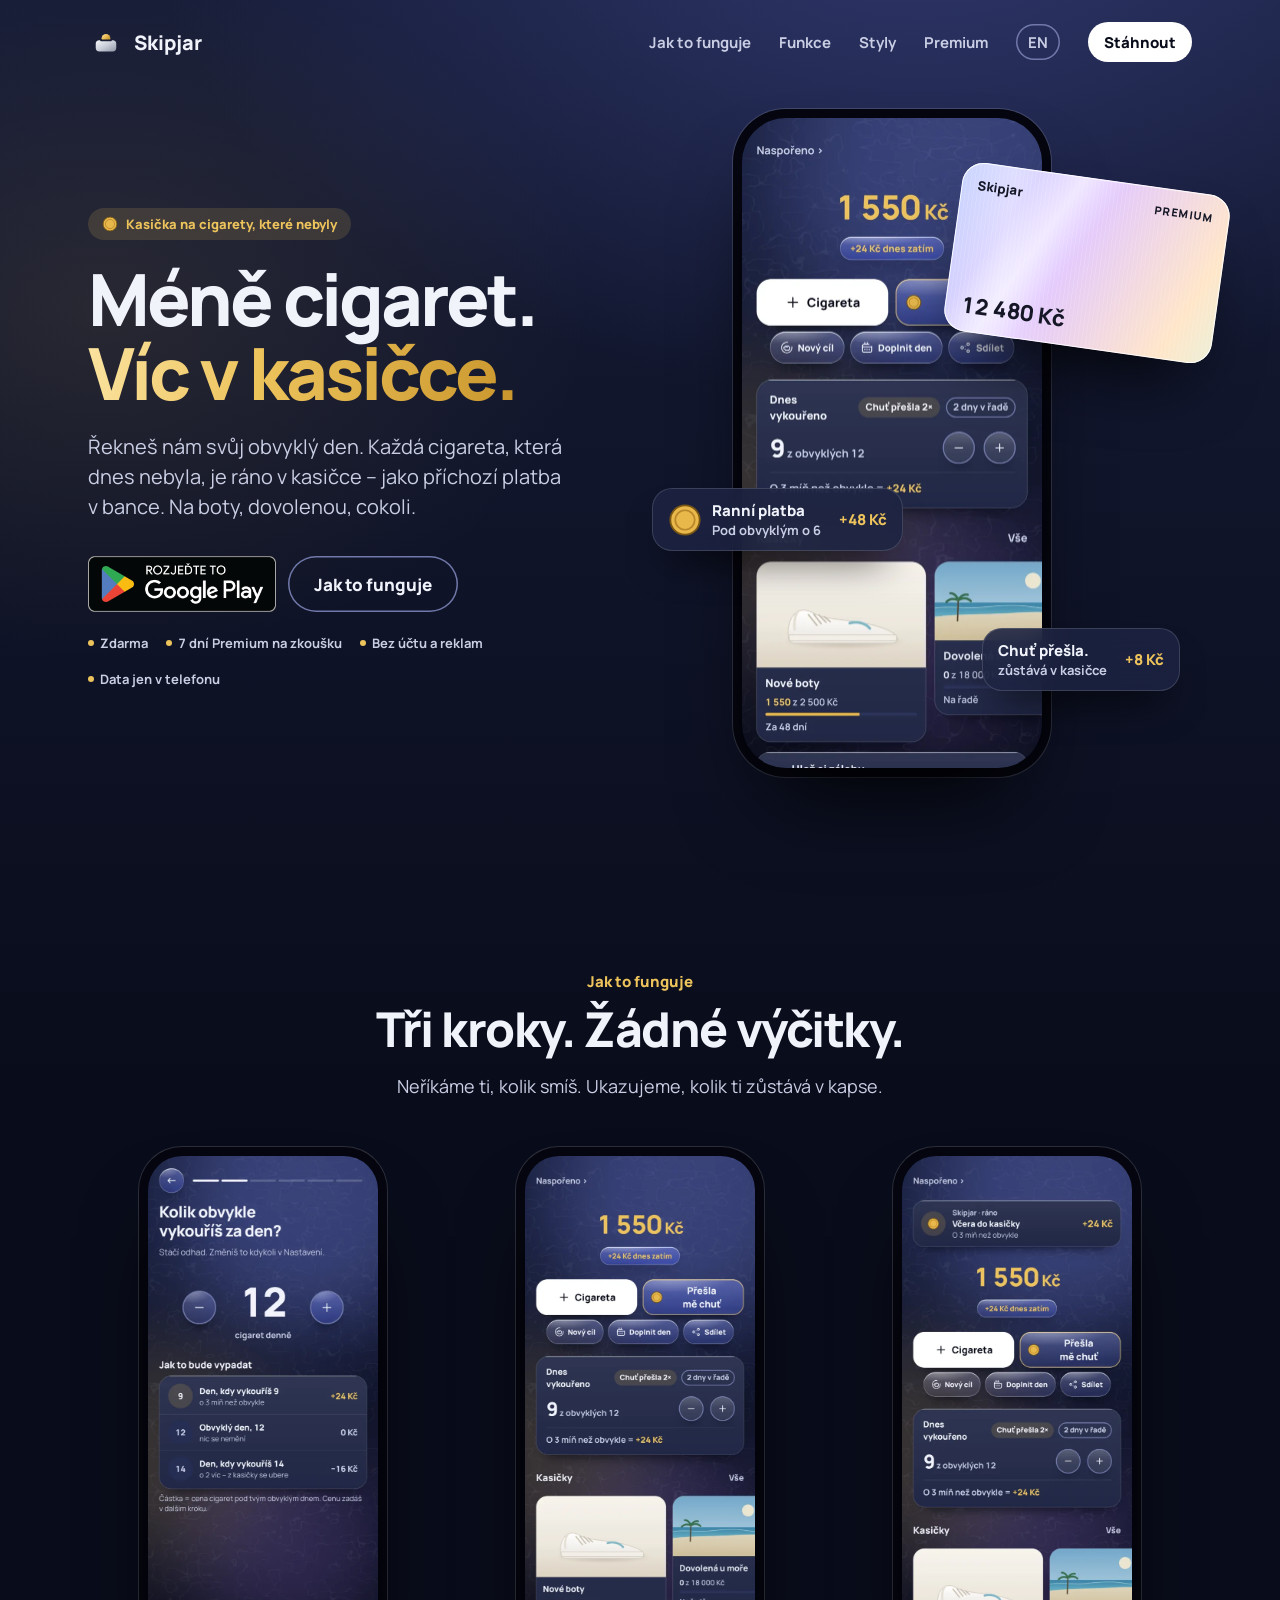
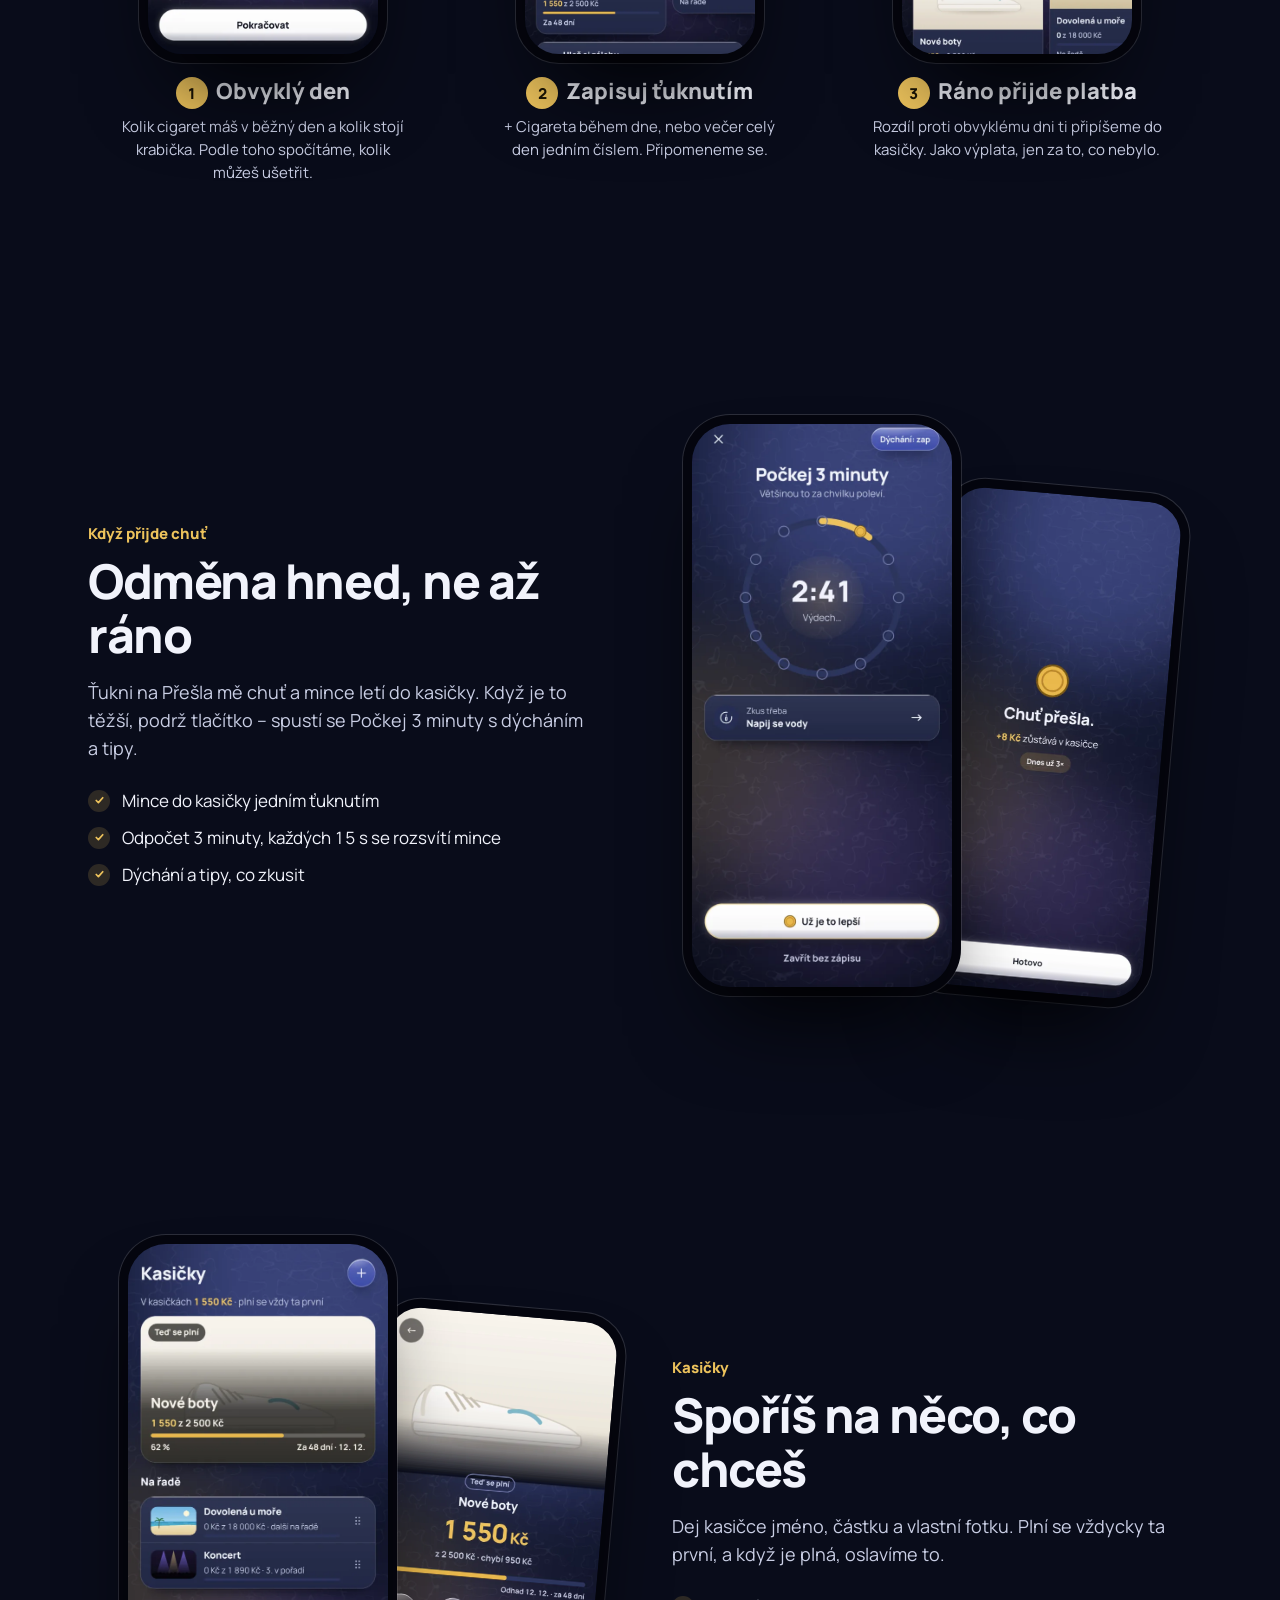
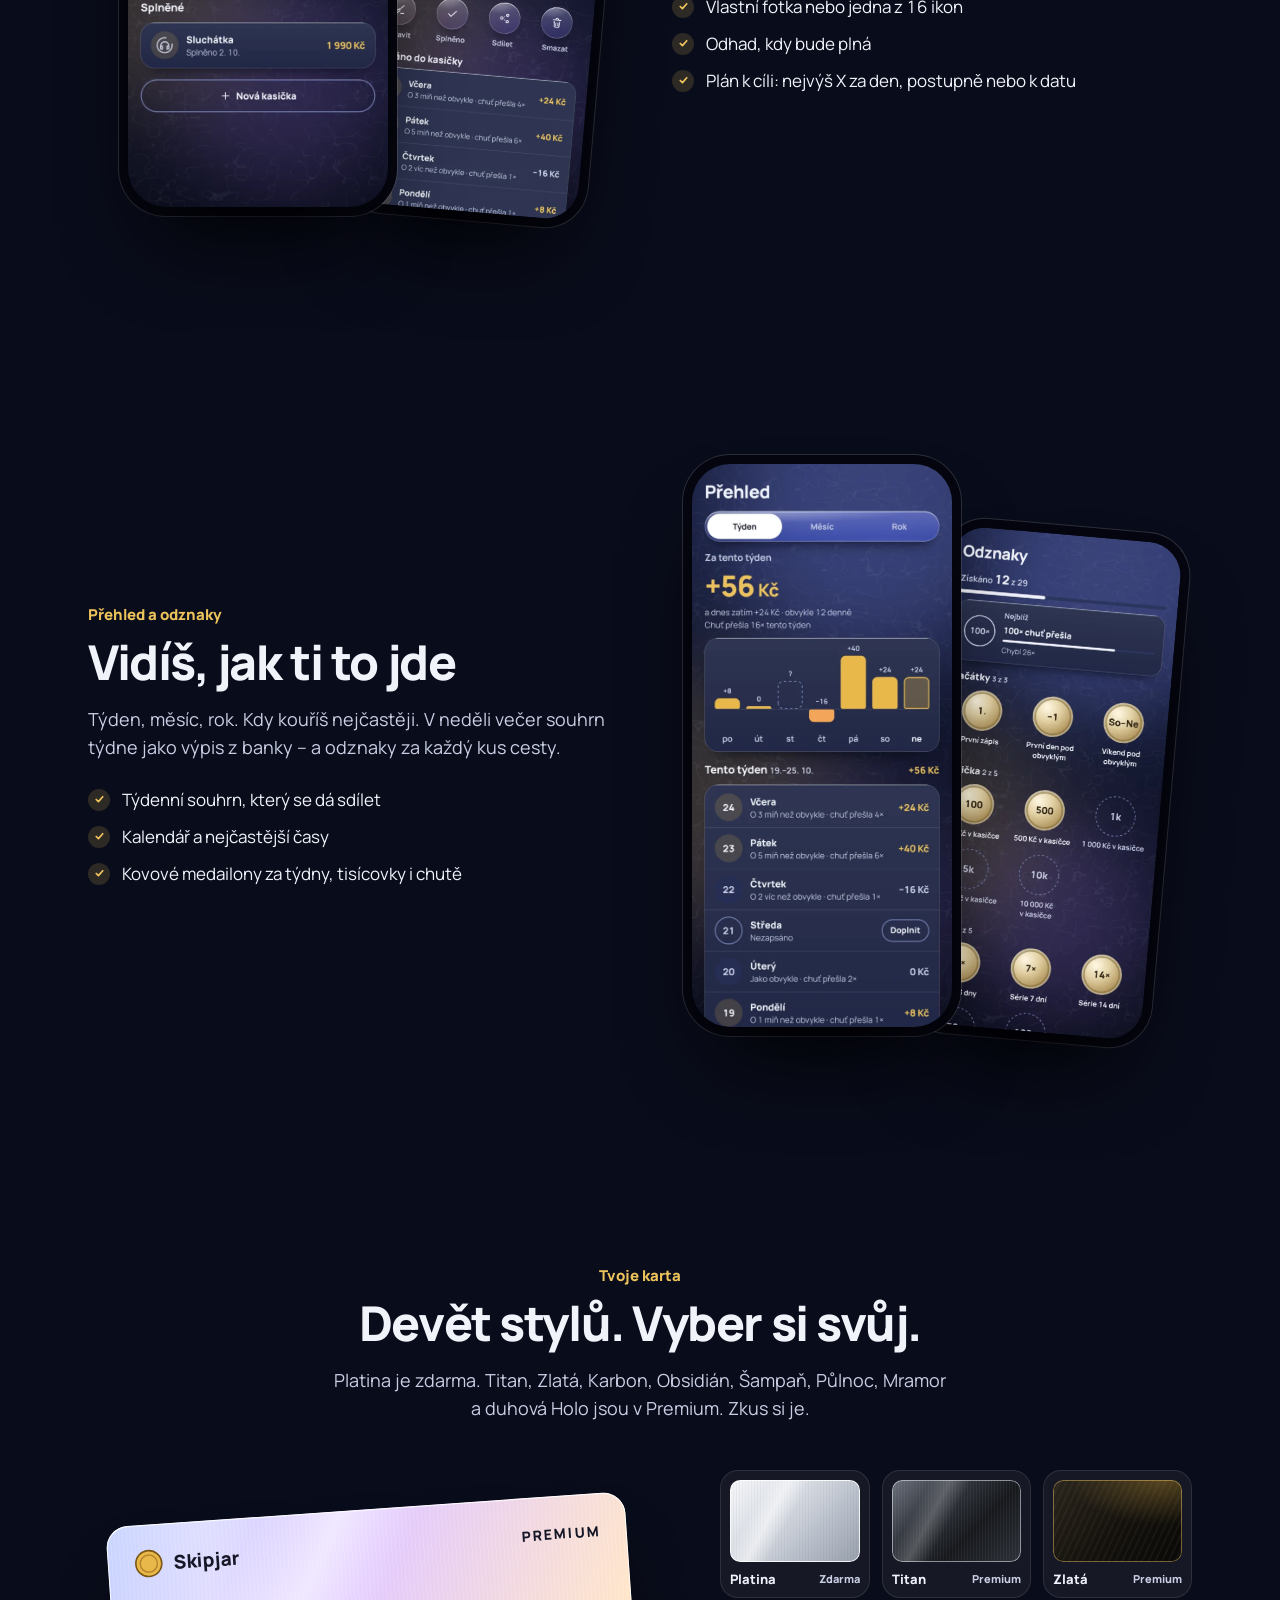
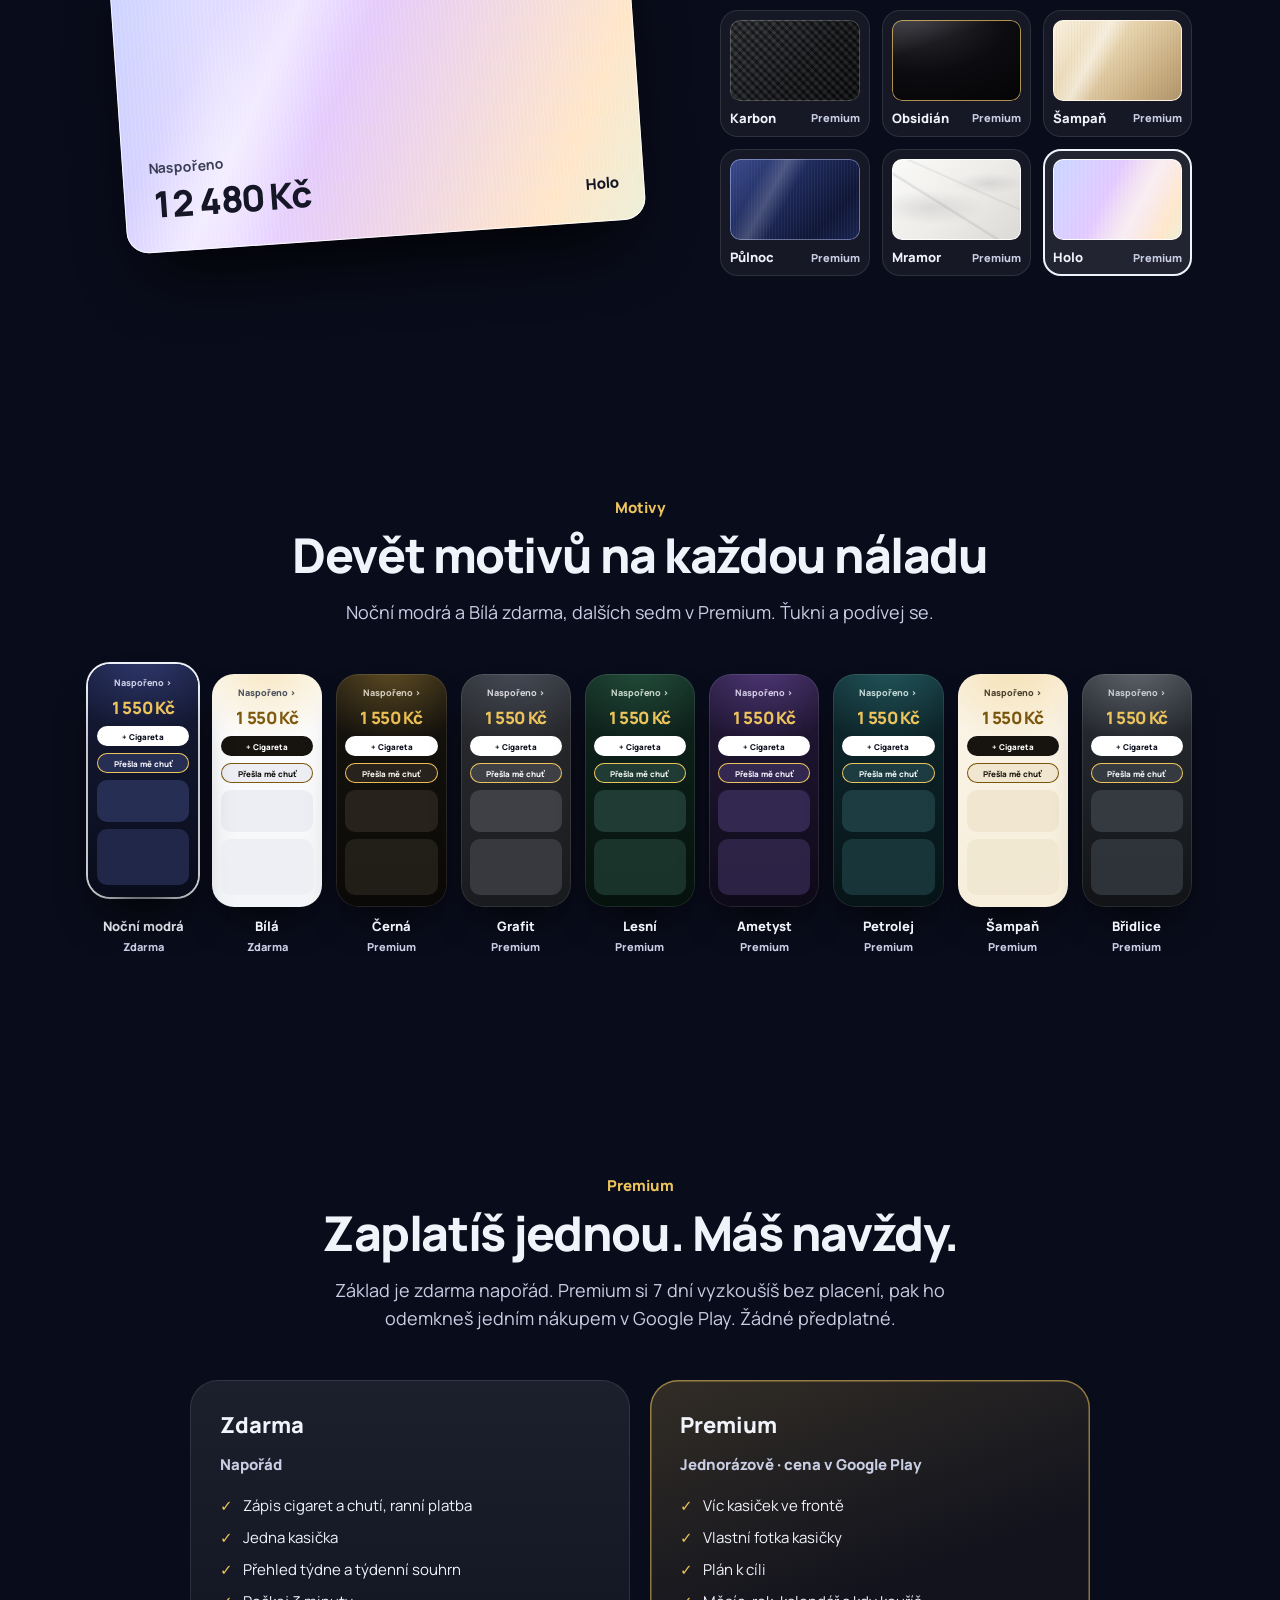
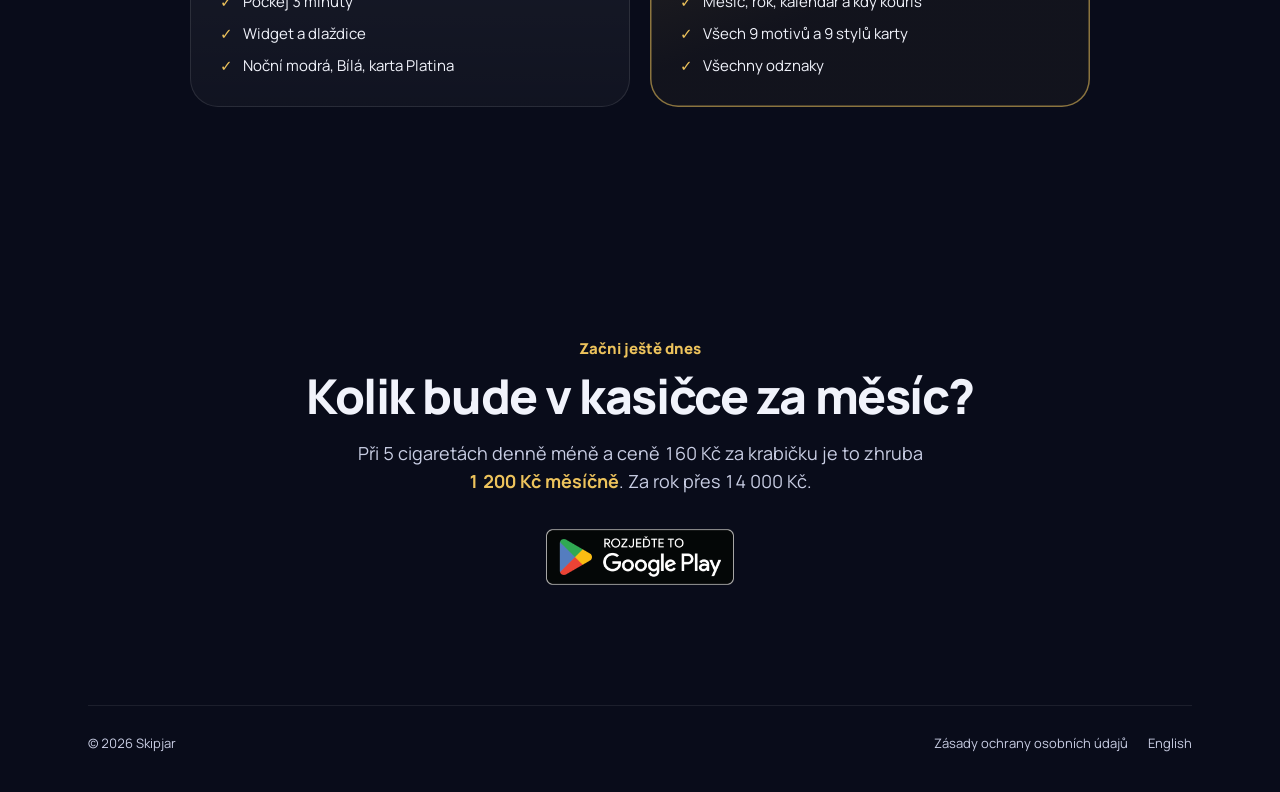
<file: index.html>
<!doctype html>
<html lang="cs">
<head>
<meta charset="utf-8">
<meta name="viewport" content="width=device-width, initial-scale=1">
<title>Skipjar – méně cigaret, víc v&#160;kasičce</title>
<meta name="description" content="Skipjar ti každé ráno připíše do kasičky cigarety, které nebyly. Bez účtu, bez reklam, data jen v&#160;telefonu.">
<link rel="alternate" hreflang="cs" href="./">
<link rel="alternate" hreflang="en" href="en/">
<link rel="icon" href="assets/favicon.svg" type="image/svg+xml">
<link rel="icon" href="assets/favicon-32.png" sizes="32x32" type="image/png">
<link rel="apple-touch-icon" href="assets/apple-touch-icon.png">
<meta property="og:type" content="website">
<meta property="og:title" content="Skipjar – méně cigaret, víc v&#160;kasičce">
<meta property="og:description" content="Kasička na cigarety, které nebyly. Bez účtu, data jen v&#160;telefonu.">
<meta property="og:image" content="https://slevovagalerie.github.io/skipjar-web/assets/og-image.png">
<meta property="og:locale" content="cs_CZ">
<meta name="theme-color" content="#090C1A">
<link rel="preload" href="assets/fonts/manrope.woff2" as="font" type="font/woff2" crossorigin>
<link rel="stylesheet" href="assets/site.css">
<link rel="stylesheet" href="assets/home.css">
<script src="assets/home.js" defer></script>
</head>
<body>
<a class="skip" href="#obsah">Přeskočit na obsah</a>
<div class="sj" id="sj">
<div class="glowbg" aria-hidden="true"></div>
<div class="wrap">
<header class="nav">
<a class="brand" href="./"><svg width="36" height="36" viewBox="0 0 108 108" aria-hidden="true"><defs><linearGradient id="wg2" x1="0" y1="0" x2="1" y2="1"><stop offset="0" stop-color="#FBE3A0"/><stop offset=".45" stop-color="#E8B84A"/><stop offset="1" stop-color="#9C7224"/></linearGradient><linearGradient id="wp2" x1="0" y1="0" x2="1" y2="1"><stop offset="0" stop-color="#F6F7FA"/><stop offset=".5" stop-color="#C9CED8"/><stop offset="1" stop-color="#8F97A5"/></linearGradient></defs><g transform="translate(54 54) scale(1.1) translate(-54 -54)"><circle cx="54" cy="44" r="12" fill="url(#wg2)"/><rect x="26" y="49" width="56" height="31" rx="10" fill="url(#wp2)"/><rect x="38" y="47" width="32" height="5" rx="2.5" fill="#1B2033"/></g></svg>Skipjar</a>
<nav class="navlinks" aria-label="Hlavní"><a class="hide" href="#jak">Jak to funguje</a><a class="hide" href="#funkce">Funkce</a><a class="hide" href="#styly">Styly</a><a class="hide" href="#premium">Premium</a><a class="lang" href="en/" hreflang="en" lang="en" aria-label="English">EN</a><a class="navcta hide" href="https://play.google.com/store/apps/details?id=eu.skipjar.app">Stáhnout</a></nav>
</header>

<main id="obsah">
<section class="hero">
<div>
<span class="eyebrow"><svg width="16" height="16" viewBox="-11 -11 22 22" aria-hidden="true"><circle r="9.5" fill="#E8B84A" stroke="#7A5714" stroke-width="1.2"/><circle r="6.3" fill="none" stroke="#B8862B" stroke-width="1.1"/></svg>Kasička na cigarety, které nebyly</span>
<h1 class="h">Méně cigaret.<br><em>Víc v&#160;kasičce.</em></h1>
<p class="lead">Řekneš nám svůj obvyklý den. Každá cigareta, která dnes nebyla, je ráno v&#160;kasičce – jako příchozí platba v&#160;bance. Na boty, dovolenou, cokoli.</p>
<div class="ctas"><a class="play" href="https://play.google.com/store/apps/details?id=eu.skipjar.app"><img src="assets/badges/google-play-cs.png" width="188" height="56" alt="Nyní na Google Play"></a><a class="btn ghost" href="#jak">Jak to funguje</a></div>
<div class="trust"><span>Zdarma</span><span>7 dní Premium na zkoušku</span><span>Bez účtu a&#160;reklam</span><span>Data jen v&#160;telefonu</span></div>
</div>
<div class="stage" role="img" aria-label="Aplikace Skipjar: obrazovka Dnes, karta Premium a&#160;ranní platba do kasičky"><div class="vin">
<div class="ph xl" style="left:90px;top:10px;z-index:2"><img src="assets/shots/cs/dnes.webp" width="600" height="1301" alt="" decoding="async" fetchpriority="high"></div>
<div class="hcard bob"><div class="metal holo" style="box-shadow:0 40px 70px -28px rgba(0,0,0,.95),inset 0 1.5px 0 rgba(255,255,255,.22),inset 0 0 0 1px rgba(255,255,255,.9);background:linear-gradient(115deg,#C9D6FF 0%,#E2C9FF 22%,#FFE6C9 44%,#C9FFF0 66%,#C9D6FF 88%)"><span class="tex" style="background:linear-gradient(118deg,rgba(255,255,255,0) 22%,rgba(255,255,255,.55) 34%,rgba(255,255,255,0) 46%),repeating-linear-gradient(90deg,rgba(255,255,255,.12) 0 1px,transparent 1px 4px)"></span><span class="sh"></span><span class="mk" style="left:16px;top:14px;font-size:13px;color:#151726">Skipjar</span><span class="mk" style="right:16px;top:15px;font-size:11px;letter-spacing:.14em;color:#151726">PREMIUM</span><span class="mk" style="left:16px;bottom:12px;font-size:22px;color:#151726">12&#160;480&#160;Kč</span></div></div>
<div class="float bob2" style="left:0;top:380px"><svg width="34" height="34" viewBox="-11 -11 22 22" aria-hidden="true"><circle r="9.5" fill="#E8B84A" stroke="#7A5714" stroke-width="1.2"/><circle r="6.3" fill="none" stroke="#B8862B" stroke-width="1.1"/></svg><span>Ranní platba<small>Pod obvyklým o&#160;6</small></span><span class="amt">+48&#160;Kč</span></div>
<div class="float bob" style="left:330px;top:520px"><span>Chuť přešla.<small>zůstává v&#160;kasičce</small></span><span class="amt">+8&#160;Kč</span></div>
</div></div>
</section>
</main>
</div>

<section class="sec" id="jak"><div class="wrap center">
<span class="kicker">Jak to funguje</span>
<h2 class="t">Tři kroky. Žádné výčitky.</h2>
<p class="sub">Neříkáme ti, kolik smíš. Ukazujeme, kolik ti zůstává v&#160;kapse.</p>
<div class="steps">
<div class="step"><div class="phw"><div class="ph m"><img src="assets/shots/cs/onboarding.webp" width="600" height="1301" alt="Úvodní nastavení, krok Obvyklý den: 12 cigaret denně" loading="lazy" decoding="async"></div></div><div><h3><span class="num" aria-hidden="true">1</span>Obvyklý den</h3><p>Kolik cigaret máš v&#160;běžný den a&#160;kolik stojí krabička. Podle toho spočítáme, kolik můžeš ušetřit.</p></div></div>
<div class="step"><div class="phw"><div class="ph m"><img src="assets/shots/cs/dnes.webp" width="600" height="1301" alt="Obrazovka Dnes: v kasičce 1 550 Kč, dnes 9 cigaret a 2× přešla chuť, tlačítka Cigareta a Přešla mě chuť, kasička Nové boty" loading="lazy" decoding="async"></div></div><div><h3><span class="num" aria-hidden="true">2</span>Zapisuj ťuknutím</h3><p>+ Cigareta během dne, nebo večer celý den jedním číslem. Připomeneme se.</p></div></div>
<div class="step"><div class="phw"><div class="ph m"><img src="assets/shots/cs/dnes-rano.webp" width="600" height="1301" alt="Obrazovka Dnes s ranní platbou: včera do kasičky +24 Kč, o 3 míň než obvykle" loading="lazy" decoding="async"></div></div><div><h3><span class="num" aria-hidden="true">3</span>Ráno přijde platba</h3><p>Rozdíl proti obvyklému dni ti připíšeme do kasičky. Jako výplata, jen za to, co nebylo.</p></div></div>
</div>
</div></section>

<section class="sec" id="funkce"><div class="wrap">
<div class="row">
<div class="txt"><span class="kicker">Když přijde chuť</span><h2 class="t">Odměna hned, ne až ráno</h2><p class="sub">Ťukni na Přešla mě chuť a&#160;mince letí do kasičky. Když je to těžší, podrž tlačítko – spustí se Počkej 3 minuty s&#160;dýcháním a&#160;tipy.</p><ul class="bul"><li>Mince do kasičky jedním ťuknutím</li><li>Odpočet 3 minuty, každých 15&#160;s se rozsvítí mince</li><li>Dýchání a&#160;tipy, co zkusit</li></ul></div>
<div class="vis"><div class="vin"><div class="ph l" style="left:20px;top:20px;z-index:2"><img src="assets/shots/cs/pockej-bezi.webp" width="600" height="1301" alt="Počkej 3 minuty: odpočet s mincemi po obvodu, dýchání a tip, co zkusit" loading="lazy" decoding="async"></div><div class="ph m tilt" style="left:260px;top:90px"><img src="assets/shots/cs/pockej-hotovo.webp" width="600" height="1301" alt="Počkej 3 minuty, hotovo: chuť přešla, +8 Kč zůstává v kasičce" loading="lazy" decoding="async"></div></div></div>
</div>
</div></section>

<section class="sec"><div class="wrap">
<div class="row rev">
<div class="txt"><span class="kicker">Kasičky</span><h2 class="t">Spoříš na něco, co chceš</h2><p class="sub">Dej kasičce jméno, částku a&#160;vlastní fotku. Plní se vždycky ta první, a&#160;když je plná, oslavíme to.</p><ul class="bul"><li>Vlastní fotka nebo jedna z&#160;16 ikon</li><li>Odhad, kdy bude plná</li><li>Plán k&#160;cíli: nejvýš X za den, postupně nebo k&#160;datu</li></ul></div>
<div class="vis"><div class="vin"><div class="ph l" style="left:40px;top:20px;z-index:2"><img src="assets/shots/cs/kasicky.webp" width="600" height="1301" alt="Kasičky: Nové boty 1 550 z 2 500 Kč s fotkou, na řadě Dovolená u moře a Koncert, splněná Sluchátka za 1 990 Kč" loading="lazy" decoding="async"></div><div class="ph m tilt" style="left:280px;top:90px"><img src="assets/shots/cs/detail.webp" width="600" height="1301" alt="Detail kasičky Nové boty: fotka, 1 550 z 2 500 Kč, odhad a co se do ní připsalo" loading="lazy" decoding="async"></div></div></div>
</div>
</div></section>

<section class="sec"><div class="wrap">
<div class="row">
<div class="txt"><span class="kicker">Přehled a&#160;odznaky</span><h2 class="t">Vidíš, jak ti to jde</h2><p class="sub">Týden, měsíc, rok. Kdy kouříš nejčastěji. V&#160;neděli večer souhrn týdne jako výpis z&#160;banky – a&#160;odznaky za každý kus cesty.</p><ul class="bul"><li>Týdenní souhrn, který se dá sdílet</li><li>Kalendář a&#160;nejčastější časy</li><li>Kovové medailony za týdny, tisícovky i&#160;chutě</li></ul></div>
<div class="vis"><div class="vin"><div class="ph l" style="left:20px;top:20px;z-index:2"><img src="assets/shots/cs/prehled.webp" width="600" height="1301" alt="Přehled týdne: úspora za týden, sloupce po dnech a historie" loading="lazy" decoding="async"></div><div class="ph m tilt" style="left:260px;top:90px"><img src="assets/shots/cs/odznaky.webp" width="600" height="1301" alt="Odznaky: získané kovové medailony a nejbližší další" loading="lazy" decoding="async"></div></div></div>
</div>
</div></section>

<section class="sec" id="styly"><div class="wrap">
<div class="center"><span class="kicker">Tvoje karta</span><h2 class="t">Devět stylů. Vyber si svůj.</h2><p class="sub">Platina je zdarma. Titan, Zlatá, Karbon, Obsidián, Šampaň, Půlnoc, Mramor a&#160;duhová Holo jsou v&#160;Premium. Zkus si je.</p></div>
<div class="gal">
<div class="metal bigcard holo" id="bigcard" role="img" aria-label="Karta Skipjar Premium, styl Holo" data-aria="Karta Skipjar Premium, styl " style="box-shadow:0 40px 70px -28px rgba(0,0,0,.95),inset 0 1.5px 0 rgba(255,255,255,.22),inset 0 0 0 1px rgba(255,255,255,.9);background:linear-gradient(115deg,#C9D6FF 0%,#E2C9FF 22%,#FFE6C9 44%,#C9FFF0 66%,#C9D6FF 88%)"><span class="tex" style="background:linear-gradient(118deg,rgba(255,255,255,0) 22%,rgba(255,255,255,.55) 34%,rgba(255,255,255,0) 46%),repeating-linear-gradient(90deg,rgba(255,255,255,.12) 0 1px,transparent 1px 4px)"></span><span class="sh"></span><span class="brandrow"><svg width="30" height="30" viewBox="-11 -11 22 22" aria-hidden="true"><circle r="9.5" fill="#E8B84A" stroke="#7A5714" stroke-width="1.2"/><circle r="6.3" fill="none" stroke="#B8862B" stroke-width="1.1"/></svg><span class="ink" style="font-size:19px;font-weight:800;color:#151726">Skipjar</span></span><span class="mk lab" style="right:26px;top:28px;font-size:14px;letter-spacing:.16em;color:#151726">PREMIUM</span><span class="mk" style="left:26px;bottom:24px;display:flex;flex-direction:column;gap:2px"><span class="sub2" style="font-size:14px;font-weight:700;color:#3A3D55">Naspořeno</span><span class="ink" style="font-size:36px;font-weight:800;letter-spacing:-0.02em;color:#151726">12&#160;480&#160;Kč</span></span><span class="mk lab name" style="right:26px;bottom:28px;font-size:15px;color:#151726">Holo</span></div>
<div class="chips" role="radiogroup" aria-label="Styl karty">
<button type="button" class="chip" role="radio" aria-checked="false" tabindex="-1" data-name="Platina" data-bg="linear-gradient(135deg,#F6F7FA 0%,#DCE0E7 34%,#B9BFCA 68%,#98A0AD 100%)" data-rim="rgba(255,255,255,.85)" data-tex="linear-gradient(118deg,rgba(255,255,255,0) 22%,rgba(255,255,255,.55) 34%,rgba(255,255,255,0) 46%),repeating-linear-gradient(90deg,rgba(0,0,0,.035) 0 1px,transparent 1px 3px)" data-ink="#101216" data-sub="#2E333B" data-label="#101216"><span class="sw" style="background:linear-gradient(118deg,rgba(255,255,255,0) 22%,rgba(255,255,255,.55) 34%,rgba(255,255,255,0) 46%),repeating-linear-gradient(90deg,rgba(0,0,0,.035) 0 1px,transparent 1px 3px),linear-gradient(135deg,#F6F7FA 0%,#DCE0E7 34%,#B9BFCA 68%,#98A0AD 100%);box-shadow:inset 0 0 0 1px rgba(255,255,255,.85)"></span><b>Platina<i>Zdarma</i></b></button>
<button type="button" class="chip" role="radio" aria-checked="false" tabindex="-1" data-name="Titan" data-bg="linear-gradient(135deg,#6A707B 0%,#363A42 30%,#16181C 62%,#2E3239 100%)" data-rim="rgba(232,236,243,.55)" data-tex="linear-gradient(118deg,rgba(255,255,255,0) 22%,rgba(255,255,255,.20) 34%,rgba(255,255,255,0) 46%),repeating-linear-gradient(90deg,rgba(255,255,255,.045) 0 1px,transparent 1px 3px)" data-ink="#F4F6FA" data-sub="#C9CFDA" data-label="#E3E7EE"><span class="sw" style="background:linear-gradient(118deg,rgba(255,255,255,0) 22%,rgba(255,255,255,.20) 34%,rgba(255,255,255,0) 46%),repeating-linear-gradient(90deg,rgba(255,255,255,.045) 0 1px,transparent 1px 3px),linear-gradient(135deg,#6A707B 0%,#363A42 30%,#16181C 62%,#2E3239 100%);box-shadow:inset 0 0 0 1px rgba(232,236,243,.55)"></span><b>Titan<i>Premium</i></b></button>
<button type="button" class="chip" role="radio" aria-checked="false" tabindex="-1" data-name="Zlatá" data-bg="linear-gradient(135deg,#2A251C 0%,#14110C 55%,#0A0907 100%)" data-rim="rgba(242,203,106,.45)" data-tex="radial-gradient(120% 90% at 85% 0%,rgba(232,184,74,.30),transparent 60%),repeating-linear-gradient(115deg,rgba(255,255,255,.035) 0 2px,transparent 2px 6px)" data-ink="#F7F2E8" data-sub="#D2CABB" data-label="#F2CB6A"><span class="sw" style="background:radial-gradient(120% 90% at 85% 0%,rgba(232,184,74,.30),transparent 60%),repeating-linear-gradient(115deg,rgba(255,255,255,.035) 0 2px,transparent 2px 6px),linear-gradient(135deg,#2A251C 0%,#14110C 55%,#0A0907 100%);box-shadow:inset 0 0 0 1px rgba(242,203,106,.45)"></span><b>Zlatá<i>Premium</i></b></button>
<button type="button" class="chip" role="radio" aria-checked="false" tabindex="-1" data-name="Karbon" data-bg="linear-gradient(135deg,#2B2D31 0%,#151619 60%,#0B0C0E 100%)" data-rim="rgba(255,255,255,.22)" data-tex="repeating-linear-gradient(45deg,rgba(255,255,255,.05) 0 3px,rgba(0,0,0,.25) 3px 6px),repeating-linear-gradient(-45deg,rgba(255,255,255,.035) 0 3px,rgba(0,0,0,.18) 3px 6px)" data-ink="#F2F3F5" data-sub="#BFC3CA" data-label="#D9DCE1"><span class="sw" style="background:repeating-linear-gradient(45deg,rgba(255,255,255,.05) 0 3px,rgba(0,0,0,.25) 3px 6px),repeating-linear-gradient(-45deg,rgba(255,255,255,.035) 0 3px,rgba(0,0,0,.18) 3px 6px),linear-gradient(135deg,#2B2D31 0%,#151619 60%,#0B0C0E 100%);box-shadow:inset 0 0 0 1px rgba(255,255,255,.22)"></span><b>Karbon<i>Premium</i></b></button>
<button type="button" class="chip" role="radio" aria-checked="false" tabindex="-1" data-name="Obsidián" data-bg="radial-gradient(130% 120% at 20% 0%,#2A2A30 0%,#0C0C10 55%,#050507 100%)" data-rim="rgba(242,203,106,.70)" data-tex="linear-gradient(160deg,rgba(255,255,255,.14) 0%,rgba(255,255,255,0) 30%)" data-ink="#F7F2E8" data-sub="#C8C2B6" data-label="#F2CB6A"><span class="sw" style="background:linear-gradient(160deg,rgba(255,255,255,.14) 0%,rgba(255,255,255,0) 30%),radial-gradient(130% 120% at 20% 0%,#2A2A30 0%,#0C0C10 55%,#050507 100%);box-shadow:inset 0 0 0 1px rgba(242,203,106,.70)"></span><b>Obsidián<i>Premium</i></b></button>
<button type="button" class="chip" role="radio" aria-checked="false" tabindex="-1" data-name="Šampaň" data-bg="linear-gradient(135deg,#FBF3E2 0%,#EAD8B4 38%,#CDB286 72%,#B0956A 100%)" data-rim="rgba(255,250,235,.9)" data-tex="linear-gradient(118deg,rgba(255,255,255,0) 22%,rgba(255,255,255,.5) 34%,rgba(255,255,255,0) 46%),repeating-linear-gradient(90deg,rgba(80,60,20,.04) 0 1px,transparent 1px 3px)" data-ink="#2A2010" data-sub="#4A3D26" data-label="#2A2010"><span class="sw" style="background:linear-gradient(118deg,rgba(255,255,255,0) 22%,rgba(255,255,255,.5) 34%,rgba(255,255,255,0) 46%),repeating-linear-gradient(90deg,rgba(80,60,20,.04) 0 1px,transparent 1px 3px),linear-gradient(135deg,#FBF3E2 0%,#EAD8B4 38%,#CDB286 72%,#B0956A 100%);box-shadow:inset 0 0 0 1px rgba(255,250,235,.9)"></span><b>Šampaň<i>Premium</i></b></button>
<button type="button" class="chip" role="radio" aria-checked="false" tabindex="-1" data-name="Půlnoc" data-bg="linear-gradient(135deg,#3A4A8C 0%,#1E2A5C 40%,#0F1636 75%,#1A2450 100%)" data-rim="rgba(200,210,255,.45)" data-tex="linear-gradient(118deg,rgba(255,255,255,0) 22%,rgba(255,255,255,.18) 34%,rgba(255,255,255,0) 46%),repeating-linear-gradient(90deg,rgba(255,255,255,.04) 0 1px,transparent 1px 3px)" data-ink="#F1F3FB" data-sub="#C9CEE4" data-label="#DDE3FF"><span class="sw" style="background:linear-gradient(118deg,rgba(255,255,255,0) 22%,rgba(255,255,255,.18) 34%,rgba(255,255,255,0) 46%),repeating-linear-gradient(90deg,rgba(255,255,255,.04) 0 1px,transparent 1px 3px),linear-gradient(135deg,#3A4A8C 0%,#1E2A5C 40%,#0F1636 75%,#1A2450 100%);box-shadow:inset 0 0 0 1px rgba(200,210,255,.45)"></span><b>Půlnoc<i>Premium</i></b></button>
<button type="button" class="chip" role="radio" aria-checked="false" tabindex="-1" data-name="Mramor" data-bg="linear-gradient(135deg,#FAFAF8 0%,#EEEDEA 50%,#DAD9D5 100%)" data-rim="rgba(255,255,255,.9)" data-tex="radial-gradient(60% 30% at 30% 60%,rgba(120,120,128,.18),transparent 70%),radial-gradient(40% 18% at 75% 30%,rgba(110,110,120,.16),transparent 70%),linear-gradient(32deg,transparent 40%,rgba(130,130,140,.22) 41%,transparent 43%),linear-gradient(24deg,transparent 62%,rgba(150,150,158,.18) 63%,transparent 64.5%)" data-ink="#141518" data-sub="#3A3C42" data-label="#141518"><span class="sw" style="background:radial-gradient(60% 30% at 30% 60%,rgba(120,120,128,.18),transparent 70%),radial-gradient(40% 18% at 75% 30%,rgba(110,110,120,.16),transparent 70%),linear-gradient(32deg,transparent 40%,rgba(130,130,140,.22) 41%,transparent 43%),linear-gradient(24deg,transparent 62%,rgba(150,150,158,.18) 63%,transparent 64.5%),linear-gradient(135deg,#FAFAF8 0%,#EEEDEA 50%,#DAD9D5 100%);box-shadow:inset 0 0 0 1px rgba(255,255,255,.9)"></span><b>Mramor<i>Premium</i></b></button>
<button type="button" class="chip" role="radio" aria-checked="true" tabindex="0" data-name="Holo" data-holo="1" data-bg="linear-gradient(115deg,#C9D6FF 0%,#E2C9FF 22%,#FFE6C9 44%,#C9FFF0 66%,#C9D6FF 88%)" data-rim="rgba(255,255,255,.9)" data-tex="linear-gradient(118deg,rgba(255,255,255,0) 22%,rgba(255,255,255,.55) 34%,rgba(255,255,255,0) 46%),repeating-linear-gradient(90deg,rgba(255,255,255,.12) 0 1px,transparent 1px 4px)" data-ink="#151726" data-sub="#3A3D55" data-label="#151726"><span class="sw" style="background:linear-gradient(118deg,rgba(255,255,255,0) 22%,rgba(255,255,255,.55) 34%,rgba(255,255,255,0) 46%),repeating-linear-gradient(90deg,rgba(255,255,255,.12) 0 1px,transparent 1px 4px),linear-gradient(115deg,#C9D6FF 0%,#E2C9FF 22%,#FFE6C9 44%,#C9FFF0 66%,#C9D6FF 88%);background-size:220% 100%;box-shadow:inset 0 0 0 1px rgba(255,255,255,.9)"></span><b>Holo<i>Premium</i></b></button>
</div>
</div>
</div></section>

<section class="sec"><div class="wrap">
<div class="center"><span class="kicker">Motivy</span><h2 class="t">Devět motivů na každou náladu</h2><p class="sub">Noční modrá a&#160;Bílá zdarma, dalších sedm v&#160;Premium. Ťukni a&#160;podívej se.</p></div>
<div class="themes" role="radiogroup" aria-label="Motiv">
<button type="button" class="tm" role="radio" aria-checked="true" tabindex="0" data-glow="98,110,214"><span class="mini" aria-hidden="true" style="background:radial-gradient(120% 50% at 50% -5%,rgba(98,110,214,.35),transparent 70%),linear-gradient(180deg,#161C38,#090C1A)"><span class="t2" style="color:#C9CEE4">Naspořeno ›</span><span class="big" style="color:#EDC35C">1&#160;550&#160;Kč</span><span class="ba" style="background:#FFFFFF;color:#090C1A">+ Cigareta</span><span class="bb" style="color:#F1F3FB;background:#262E53;box-shadow:inset 0 0 0 1px #EDC35C">Přešla mě chuť</span><span class="c1" style="background:#262E53"></span><span class="c2" style="background:#262E53"></span></span><b>Noční modrá</b><i>Zdarma</i></button>
<button type="button" class="tm" role="radio" aria-checked="false" tabindex="-1" data-glow="232,184,74"><span class="mini" aria-hidden="true" style="background:radial-gradient(120% 50% at 50% -5%,rgba(232,184,74,.35),transparent 70%),linear-gradient(180deg,#FFFFFF,#F4F5F8)"><span class="t2" style="color:#4A4F5C">Naspořeno ›</span><span class="big" style="color:#7E5A0E">1&#160;550&#160;Kč</span><span class="ba" style="background:#17140F;color:#FFFFFF">+ Cigareta</span><span class="bb" style="color:#17140F;background:#ECEEF3;box-shadow:inset 0 0 0 1px #7E5A0E">Přešla mě chuť</span><span class="c1" style="background:#ECEEF3"></span><span class="c2" style="background:#ECEEF3"></span></span><b>Bílá</b><i>Zdarma</i></button>
<button type="button" class="tm" role="radio" aria-checked="false" tabindex="-1" data-glow="232,184,74"><span class="mini" aria-hidden="true" style="background:radial-gradient(120% 50% at 50% -5%,rgba(232,184,74,.35),transparent 70%),linear-gradient(180deg,#18150F,#0A0907)"><span class="t2" style="color:#D2CABB">Naspořeno ›</span><span class="big" style="color:#EBBE55">1&#160;550&#160;Kč</span><span class="ba" style="background:#FFFFFF;color:#090C1A">+ Cigareta</span><span class="bb" style="color:#F7F2E8;background:#27231C;box-shadow:inset 0 0 0 1px #EBBE55">Přešla mě chuť</span><span class="c1" style="background:#27231C"></span><span class="c2" style="background:#27231C"></span></span><b>Černá</b><i>Premium</i></button>
<button type="button" class="tm" role="radio" aria-checked="false" tabindex="-1" data-glow="120,134,160"><span class="mini" aria-hidden="true" style="background:radial-gradient(120% 50% at 50% -5%,rgba(120,134,160,.35),transparent 70%),linear-gradient(180deg,#2C2D31,#1A1B1E)"><span class="t2" style="color:#D4D5DA">Naspořeno ›</span><span class="big" style="color:#EDC35C">1&#160;550&#160;Kč</span><span class="ba" style="background:#FFFFFF;color:#090C1A">+ Cigareta</span><span class="bb" style="color:#F5F5F7;background:#3F4046;box-shadow:inset 0 0 0 1px #EDC35C">Přešla mě chuť</span><span class="c1" style="background:#3F4046"></span><span class="c2" style="background:#3F4046"></span></span><b>Grafit</b><i>Premium</i></button>
<button type="button" class="tm" role="radio" aria-checked="false" tabindex="-1" data-glow="70,150,110"><span class="mini" aria-hidden="true" style="background:radial-gradient(120% 50% at 50% -5%,rgba(70,150,110,.35),transparent 70%),linear-gradient(180deg,#10261F,#06120E)"><span class="t2" style="color:#C5D5CC">Naspořeno ›</span><span class="big" style="color:#EDC35C">1&#160;550&#160;Kč</span><span class="ba" style="background:#FFFFFF;color:#090C1A">+ Cigareta</span><span class="bb" style="color:#EEF4EF;background:#1F3B33;box-shadow:inset 0 0 0 1px #EDC35C">Přešla mě chuť</span><span class="c1" style="background:#1F3B33"></span><span class="c2" style="background:#1F3B33"></span></span><b>Lesní</b><i>Premium</i></button>
<button type="button" class="tm" role="radio" aria-checked="false" tabindex="-1" data-glow="160,110,230"><span class="mini" aria-hidden="true" style="background:radial-gradient(120% 50% at 50% -5%,rgba(160,110,230,.35),transparent 70%),linear-gradient(180deg,#241A3A,#0E0A18)"><span class="t2" style="color:#D2C9E6">Naspořeno ›</span><span class="big" style="color:#EDC35C">1&#160;550&#160;Kč</span><span class="ba" style="background:#FFFFFF;color:#090C1A">+ Cigareta</span><span class="bb" style="color:#F4F0FB;background:#33284F;box-shadow:inset 0 0 0 1px #EDC35C">Přešla mě chuť</span><span class="c1" style="background:#33284F"></span><span class="c2" style="background:#33284F"></span></span><b>Ametyst</b><i>Premium</i></button>
<button type="button" class="tm" role="radio" aria-checked="false" tabindex="-1" data-glow="70,170,170"><span class="mini" aria-hidden="true" style="background:radial-gradient(120% 50% at 50% -5%,rgba(70,170,170,.35),transparent 70%),linear-gradient(180deg,#0F2A30,#071417)"><span class="t2" style="color:#C3D7D5">Naspořeno ›</span><span class="big" style="color:#EDC35C">1&#160;550&#160;Kč</span><span class="ba" style="background:#FFFFFF;color:#090C1A">+ Cigareta</span><span class="bb" style="color:#EEF6F5;background:#1C3C42;box-shadow:inset 0 0 0 1px #EDC35C">Přešla mě chuť</span><span class="c1" style="background:#1C3C42"></span><span class="c2" style="background:#1C3C42"></span></span><b>Petrolej</b><i>Premium</i></button>
<button type="button" class="tm" role="radio" aria-checked="false" tabindex="-1" data-glow="232,184,74"><span class="mini" aria-hidden="true" style="background:radial-gradient(120% 50% at 50% -5%,rgba(232,184,74,.35),transparent 70%),linear-gradient(180deg,#FBF5E9,#F7EEDB)"><span class="t2" style="color:#4A3F2E">Naspořeno ›</span><span class="big" style="color:#7A560C">1&#160;550&#160;Kč</span><span class="ba" style="background:#17140F;color:#FFFFFF">+ Cigareta</span><span class="bb" style="color:#1E1810;background:#F1E6D0;box-shadow:inset 0 0 0 1px #7A560C">Přešla mě chuť</span><span class="c1" style="background:#F1E6D0"></span><span class="c2" style="background:#F1E6D0"></span></span><b>Šampaň</b><i>Premium</i></button>
<button type="button" class="tm" role="radio" aria-checked="false" tabindex="-1" data-glow="200,205,215"><span class="mini" aria-hidden="true" style="background:radial-gradient(120% 50% at 50% -5%,rgba(200,205,215,.35),transparent 70%),linear-gradient(180deg,#2A2E34,#111316)"><span class="t2" style="color:#C6CBD1">Naspořeno ›</span><span class="big" style="color:#EDC35C">1&#160;550&#160;Kč</span><span class="ba" style="background:#FFFFFF;color:#090C1A">+ Cigareta</span><span class="bb" style="color:#F0F2F4;background:#353A41;box-shadow:inset 0 0 0 1px #EDC35C">Přešla mě chuť</span><span class="c1" style="background:#353A41"></span><span class="c2" style="background:#353A41"></span></span><b>Břidlice</b><i>Premium</i></button>
</div>
</div></section>

<section class="sec" id="premium"><div class="wrap center">
<span class="kicker">Premium</span>
<h2 class="t">Zaplatíš jednou. Máš navždy.</h2>
<p class="sub">Základ je zdarma napořád. Premium si 7 dní vyzkoušíš bez placení, pak ho odemkneš jedním nákupem v&#160;Google Play. Žádné předplatné.</p>
<div class="cmp">
<div class="col panel"><h3>Zdarma</h3><span class="price">Napořád</span><ul><li>Zápis cigaret a&#160;chutí, ranní platba</li><li>Jedna kasička</li><li>Přehled týdne a&#160;týdenní souhrn</li><li>Počkej 3 minuty</li><li>Widget a&#160;dlaždice</li><li>Noční modrá, Bílá, karta Platina</li></ul></div>
<div class="col prem"><h3>Premium</h3><span class="price">Jednorázově · cena v&#160;Google Play</span><ul><li>Víc kasiček ve frontě</li><li>Vlastní fotka kasičky</li><li>Plán k&#160;cíli</li><li>Měsíc, rok, kalendář a&#160;kdy kouříš</li><li>Všech 9 motivů a&#160;9 stylů karty</li><li>Všechny odznaky</li></ul></div>
</div>
</div></section>

<section class="final"><div class="wrap">
<span class="kicker">Začni ještě dnes</span>
<h2 class="t">Kolik bude v&#160;kasičce za měsíc?</h2>
<p class="sub">Při 5 cigaretách denně méně a&#160;ceně 160&#160;Kč za krabičku je to zhruba <b>1&#160;200&#160;Kč měsíčně</b>. Za rok přes 14&#160;000&#160;Kč.</p>
<div class="ctas"><a class="play" href="https://play.google.com/store/apps/details?id=eu.skipjar.app"><img src="assets/badges/google-play-cs.png" width="188" height="56" alt="Nyní na Google Play" loading="lazy"></a></div>
</div></section>

<div class="wrap"><footer class="foot"><span>© 2026 Skipjar</span><nav aria-label="Patička"><a href="zasady/">Zásady ochrany osobních údajů</a><a href="en/" hreflang="en" lang="en">English</a></nav></footer></div>
</div>
</body>
</html>
</file>
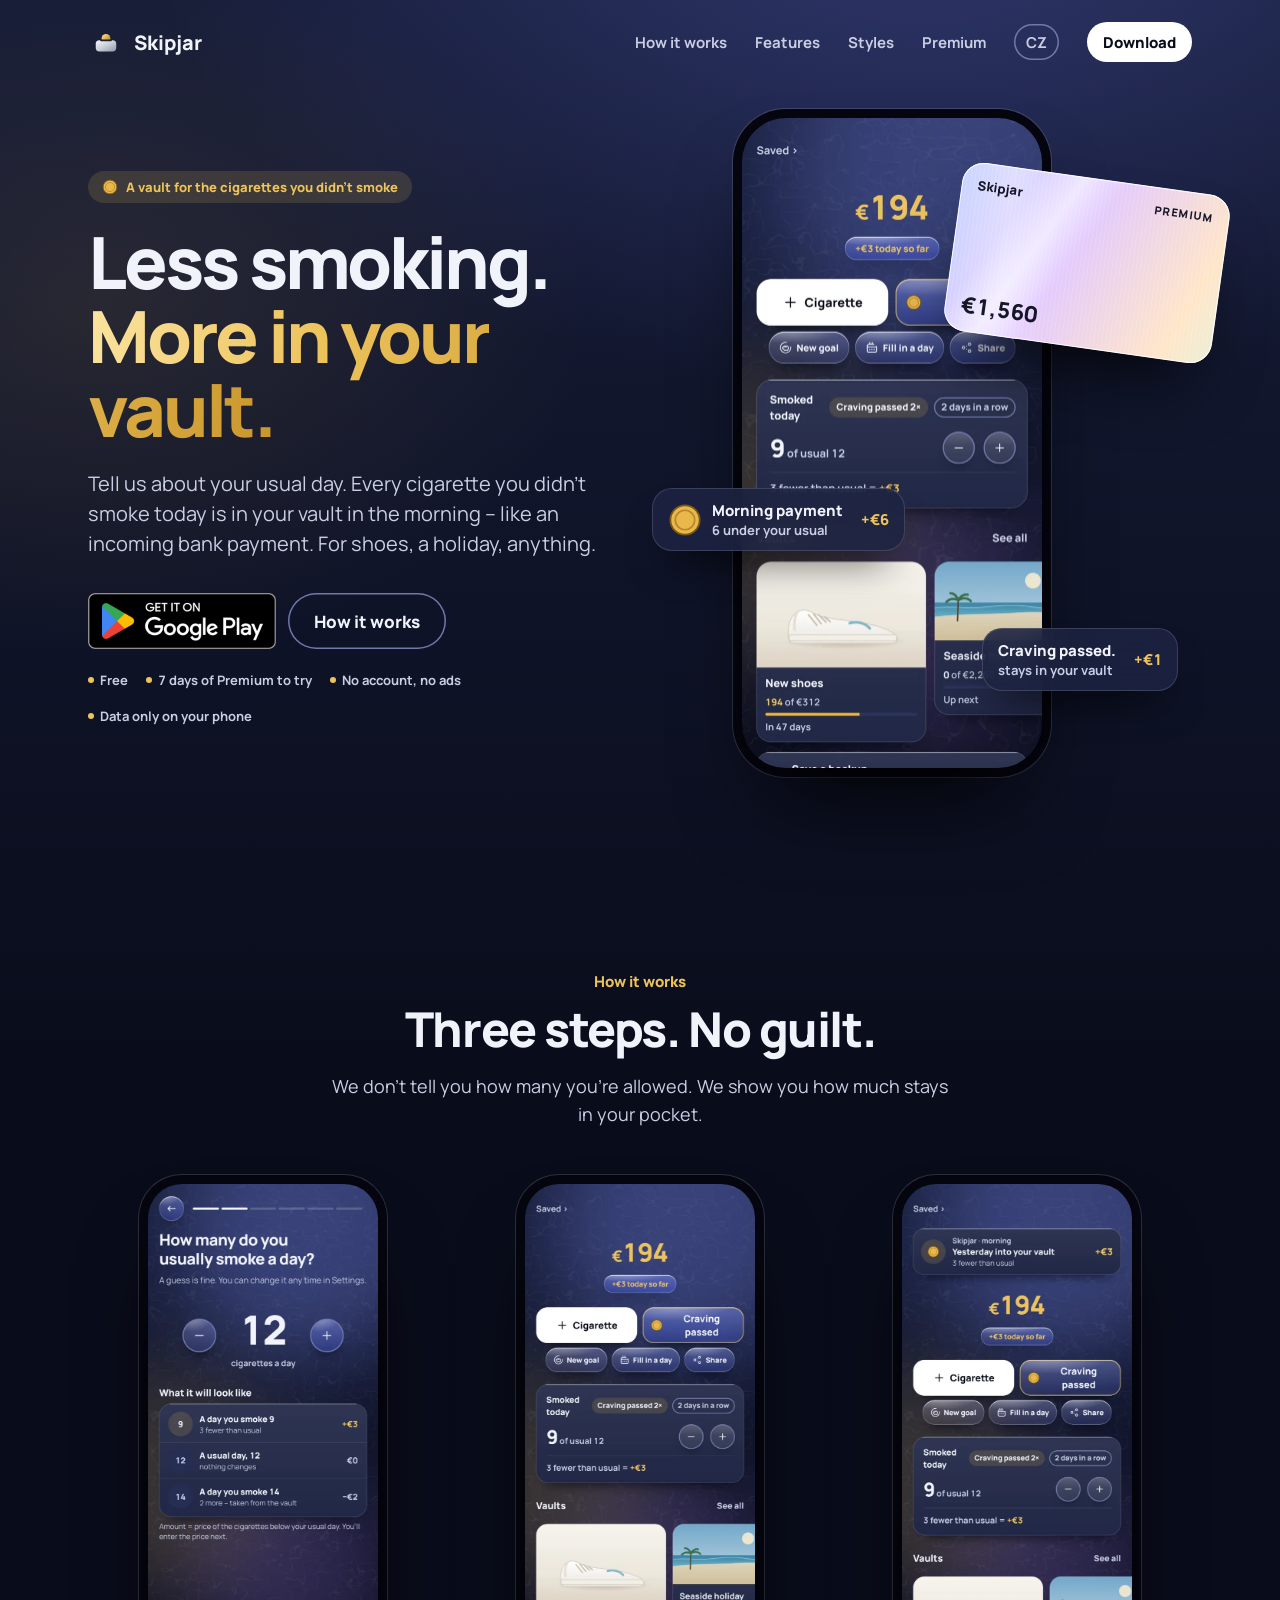
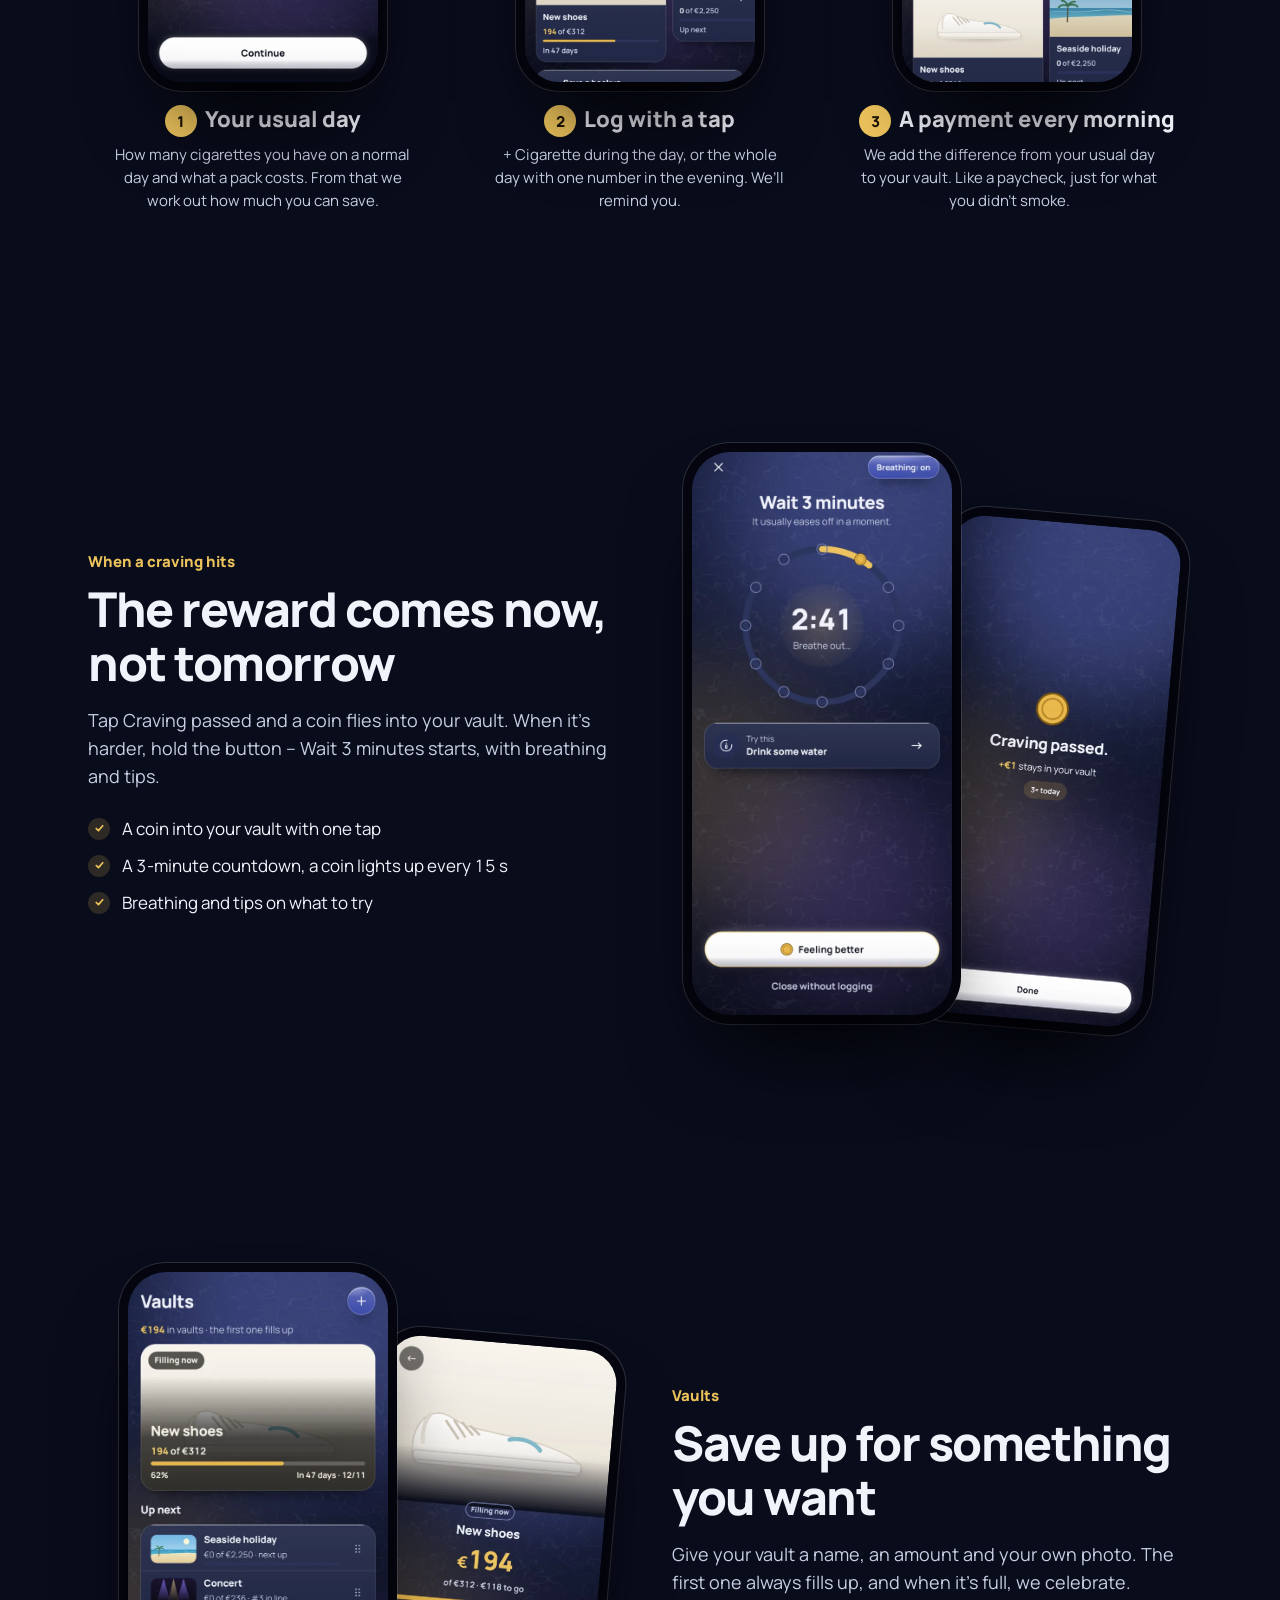
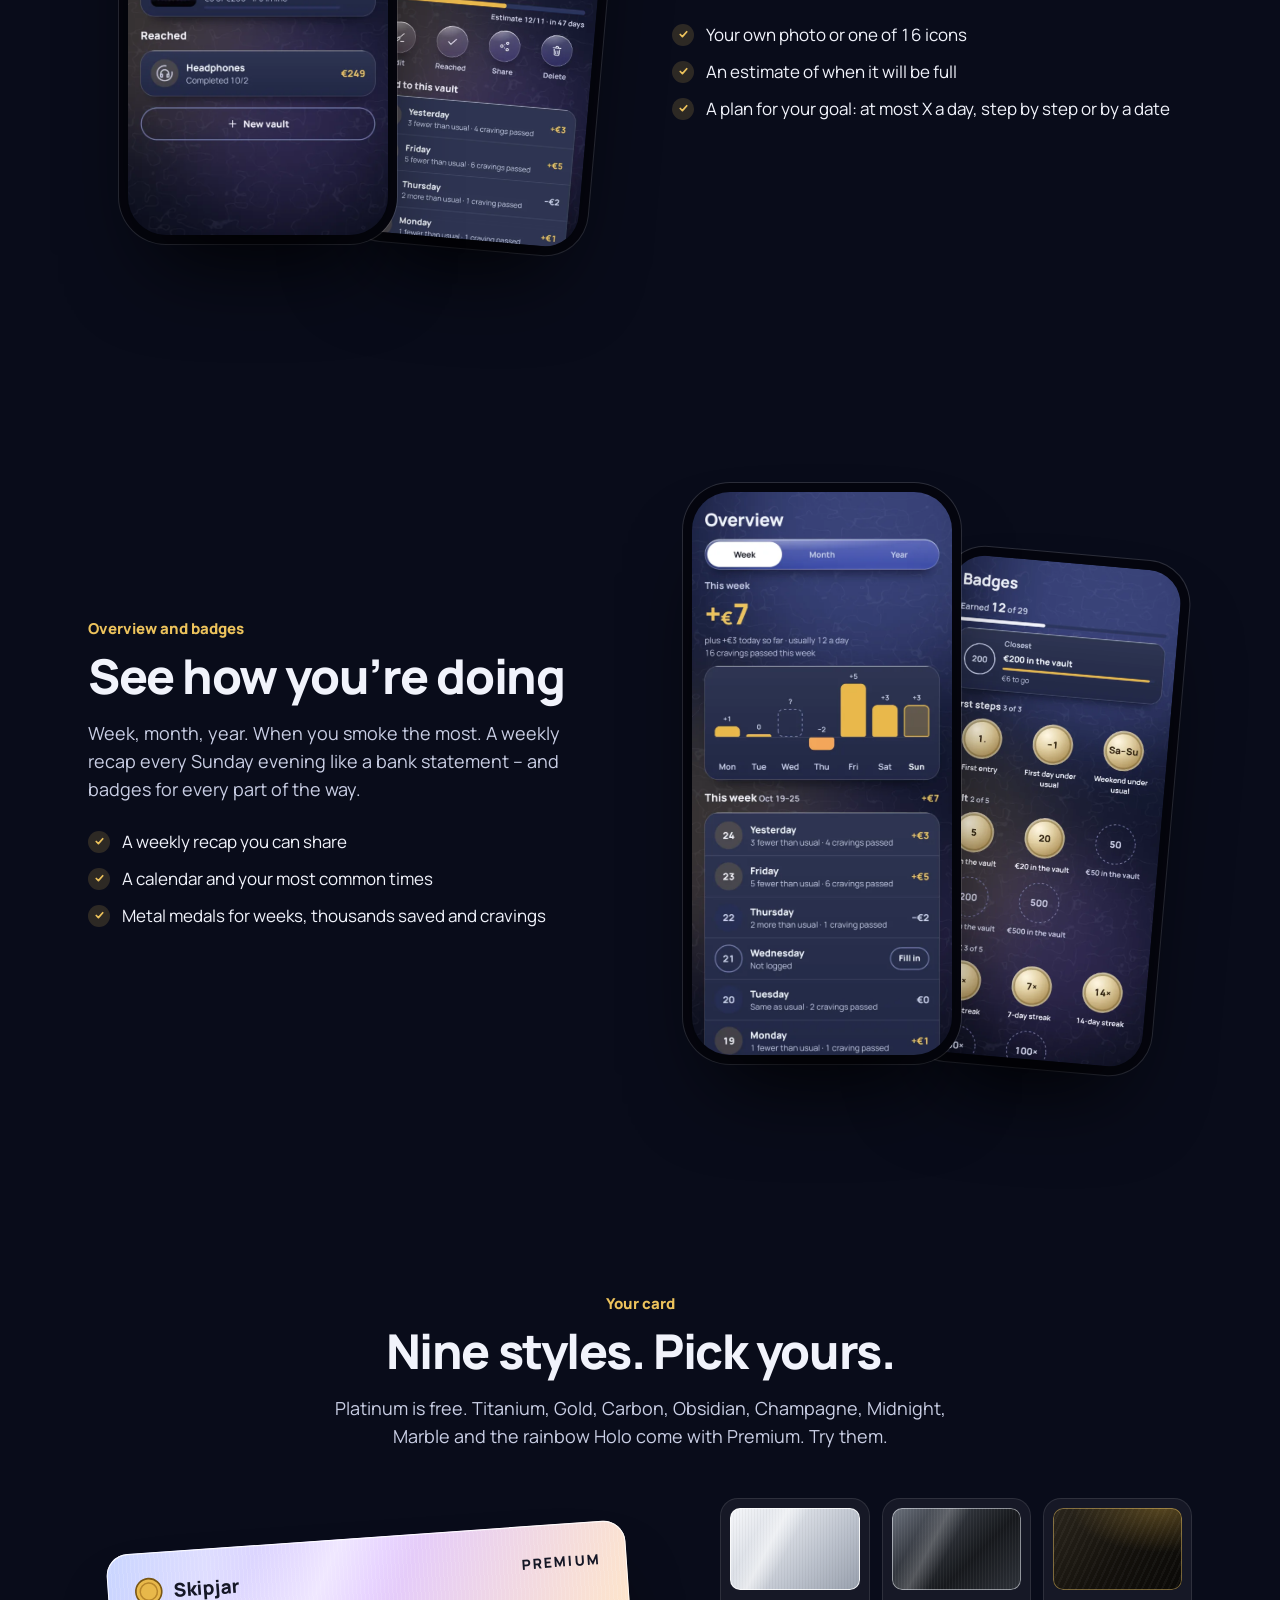
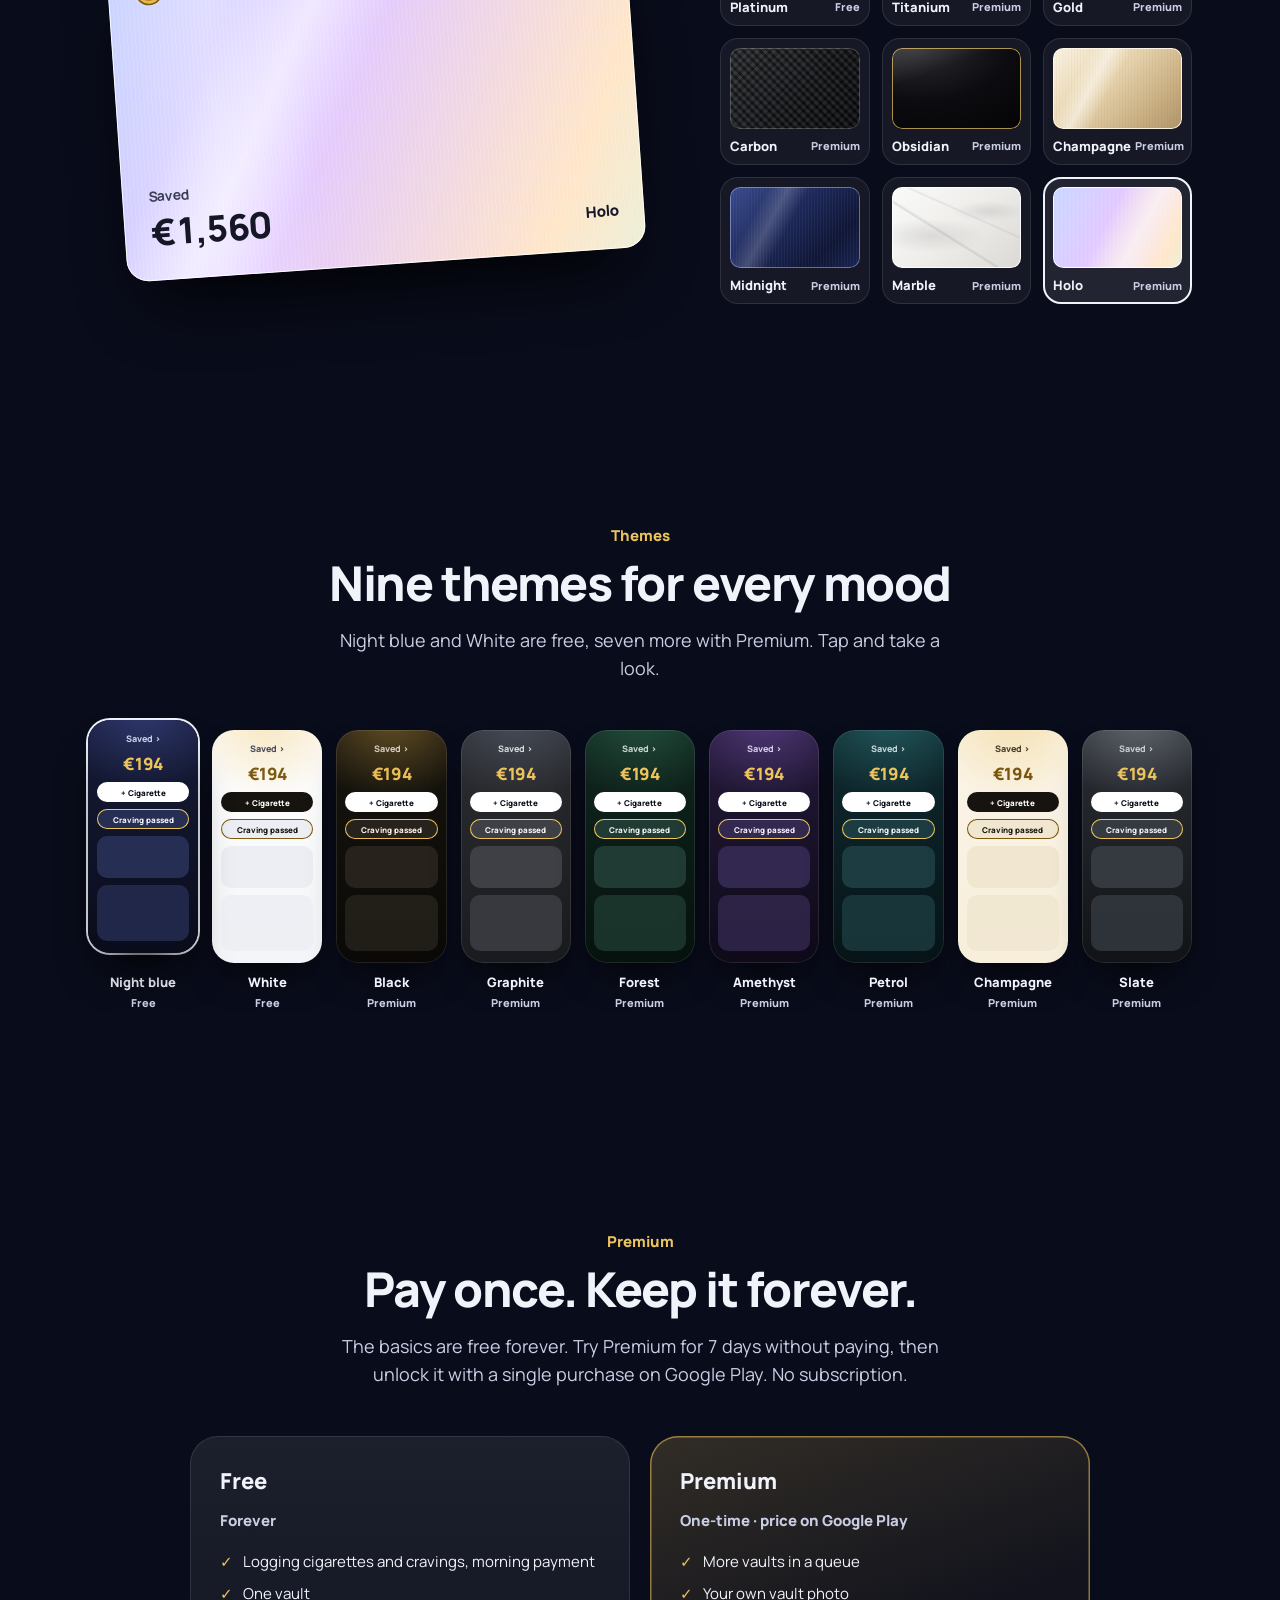
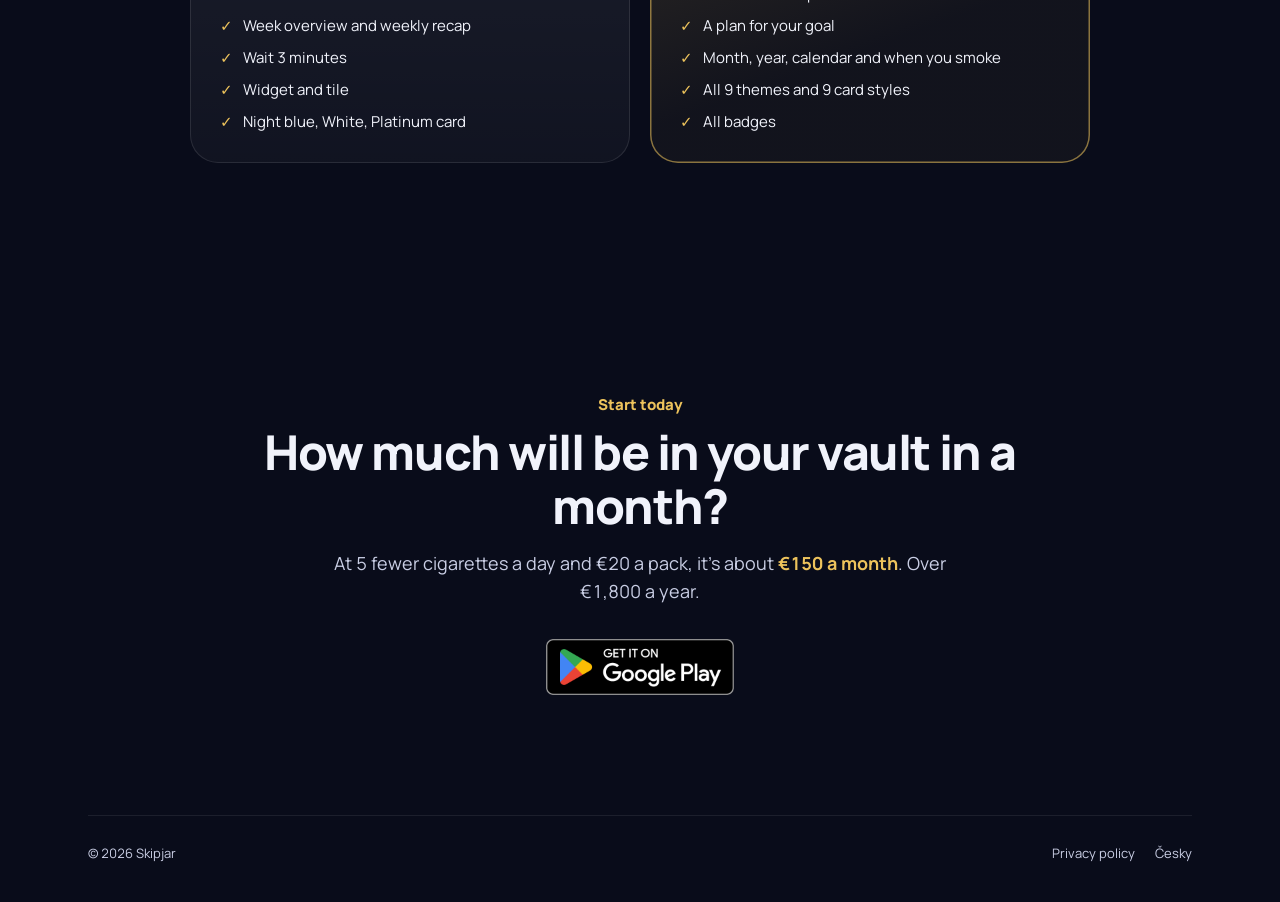
<file: en/index.html>
<!doctype html>
<html lang="en">
<head>
<meta charset="utf-8">
<meta name="viewport" content="width=device-width, initial-scale=1">
<title>Skipjar – less smoking, more in your vault</title>
<meta name="description" content="Every morning Skipjar puts the cigarettes you didn’t smoke into your vault. No account, no ads, your data stays on your phone.">
<link rel="alternate" hreflang="cs" href="../">
<link rel="alternate" hreflang="en" href="./">
<link rel="icon" href="../assets/favicon.svg" type="image/svg+xml">
<link rel="icon" href="../assets/favicon-32.png" sizes="32x32" type="image/png">
<link rel="apple-touch-icon" href="../assets/apple-touch-icon.png">
<meta property="og:type" content="website">
<meta property="og:title" content="Skipjar – less smoking, more in your vault">
<meta property="og:description" content="A vault for the cigarettes you didn’t smoke. No account, your data stays on your phone.">
<meta property="og:image" content="https://slevovagalerie.github.io/skipjar-web/assets/og-image.png">
<meta property="og:locale" content="en_US">
<meta name="theme-color" content="#090C1A">
<link rel="preload" href="../assets/fonts/manrope.woff2" as="font" type="font/woff2" crossorigin>
<link rel="stylesheet" href="../assets/site.css">
<link rel="stylesheet" href="../assets/home.css">
<script src="../assets/home.js" defer></script>
</head>
<body>
<a class="skip" href="#content">Skip to content</a>
<div class="sj" id="sj">
<div class="glowbg" aria-hidden="true"></div>
<div class="wrap">
<header class="nav">
<a class="brand" href="./"><svg width="36" height="36" viewBox="0 0 108 108" aria-hidden="true"><defs><linearGradient id="wg2" x1="0" y1="0" x2="1" y2="1"><stop offset="0" stop-color="#FBE3A0"/><stop offset=".45" stop-color="#E8B84A"/><stop offset="1" stop-color="#9C7224"/></linearGradient><linearGradient id="wp2" x1="0" y1="0" x2="1" y2="1"><stop offset="0" stop-color="#F6F7FA"/><stop offset=".5" stop-color="#C9CED8"/><stop offset="1" stop-color="#8F97A5"/></linearGradient></defs><g transform="translate(54 54) scale(1.1) translate(-54 -54)"><circle cx="54" cy="44" r="12" fill="url(#wg2)"/><rect x="26" y="49" width="56" height="31" rx="10" fill="url(#wp2)"/><rect x="38" y="47" width="32" height="5" rx="2.5" fill="#1B2033"/></g></svg>Skipjar</a>
<nav class="navlinks" aria-label="Main"><a class="hide" href="#how">How it works</a><a class="hide" href="#features">Features</a><a class="hide" href="#styles">Styles</a><a class="hide" href="#premium">Premium</a><a class="lang" href="../" hreflang="cs" lang="cs" aria-label="Česky">CZ</a><a class="navcta hide" href="https://play.google.com/store/apps/details?id=eu.skipjar.app">Download</a></nav>
</header>

<main id="content">
<section class="hero">
<div>
<span class="eyebrow"><svg width="16" height="16" viewBox="-11 -11 22 22" aria-hidden="true"><circle r="9.5" fill="#E8B84A" stroke="#7A5714" stroke-width="1.2"/><circle r="6.3" fill="none" stroke="#B8862B" stroke-width="1.1"/></svg>A vault for the cigarettes you didn’t smoke</span>
<h1 class="h">Less smoking.<br><em>More in your vault.</em></h1>
<p class="lead">Tell us about your usual day. Every cigarette you didn’t smoke today is in your vault in the morning – like an incoming bank payment. For shoes, a holiday, anything.</p>
<div class="ctas"><a class="play" href="https://play.google.com/store/apps/details?id=eu.skipjar.app"><img src="../assets/badges/google-play-en.png" width="188" height="56" alt="Get it on Google Play"></a><a class="btn ghost" href="#how">How it works</a></div>
<div class="trust"><span>Free</span><span>7 days of Premium to try</span><span>No account, no ads</span><span>Data only on your phone</span></div>
</div>
<div class="stage" role="img" aria-label="The Skipjar app: the Today screen, the Premium card and a morning payment into the vault"><div class="vin">
<div class="ph xl" style="left:90px;top:10px;z-index:2"><img src="../assets/shots/en/dnes.webp" width="600" height="1301" alt="" decoding="async" fetchpriority="high"></div>
<div class="hcard bob"><div class="metal holo" style="box-shadow:0 40px 70px -28px rgba(0,0,0,.95),inset 0 1.5px 0 rgba(255,255,255,.22),inset 0 0 0 1px rgba(255,255,255,.9);background:linear-gradient(115deg,#C9D6FF 0%,#E2C9FF 22%,#FFE6C9 44%,#C9FFF0 66%,#C9D6FF 88%)"><span class="tex" style="background:linear-gradient(118deg,rgba(255,255,255,0) 22%,rgba(255,255,255,.55) 34%,rgba(255,255,255,0) 46%),repeating-linear-gradient(90deg,rgba(255,255,255,.12) 0 1px,transparent 1px 4px)"></span><span class="sh"></span><span class="mk" style="left:16px;top:14px;font-size:13px;color:#151726">Skipjar</span><span class="mk" style="right:16px;top:15px;font-size:11px;letter-spacing:.14em;color:#151726">PREMIUM</span><span class="mk" style="left:16px;bottom:12px;font-size:22px;color:#151726">€1,560</span></div></div>
<div class="float bob2" style="left:0;top:380px"><svg width="34" height="34" viewBox="-11 -11 22 22" aria-hidden="true"><circle r="9.5" fill="#E8B84A" stroke="#7A5714" stroke-width="1.2"/><circle r="6.3" fill="none" stroke="#B8862B" stroke-width="1.1"/></svg><span>Morning payment<small>6 under your usual</small></span><span class="amt">+€6</span></div>
<div class="float bob" style="left:330px;top:520px"><span>Craving passed.<small>stays in your vault</small></span><span class="amt">+€1</span></div>
</div></div>
</section>
</main>
</div>

<section class="sec" id="how"><div class="wrap center">
<span class="kicker">How it works</span>
<h2 class="t">Three steps. No guilt.</h2>
<p class="sub">We don’t tell you how many you’re allowed. We show you how much stays in your pocket.</p>
<div class="steps">
<div class="step"><div class="phw"><div class="ph m"><img src="../assets/shots/en/onboarding.webp" width="600" height="1301" alt="First setup, Usual day step: 12 cigarettes a day" loading="lazy" decoding="async"></div></div><div><h3><span class="num" aria-hidden="true">1</span>Your usual day</h3><p>How many cigarettes you have on a normal day and what a pack costs. From that we work out how much you can save.</p></div></div>
<div class="step"><div class="phw"><div class="ph m"><img src="../assets/shots/en/dnes.webp" width="600" height="1301" alt="Today screen: €194 in the vault, 9 cigarettes today and 2 cravings passed, Cigarette and Craving passed buttons, the New shoes vault" loading="lazy" decoding="async"></div></div><div><h3><span class="num" aria-hidden="true">2</span>Log with a tap</h3><p>+ Cigarette during the day, or the whole day with one number in the evening. We’ll remind you.</p></div></div>
<div class="step"><div class="phw"><div class="ph m"><img src="../assets/shots/en/dnes-rano.webp" width="600" height="1301" alt="Today screen with the morning payment: +€3 into the vault yesterday, 3 under your usual" loading="lazy" decoding="async"></div></div><div><h3><span class="num" aria-hidden="true">3</span>A payment every morning</h3><p>We add the difference from your usual day to your vault. Like a paycheck, just for what you didn’t smoke.</p></div></div>
</div>
</div></section>

<section class="sec" id="features"><div class="wrap">
<div class="row">
<div class="txt"><span class="kicker">When a craving hits</span><h2 class="t">The reward comes now, not tomorrow</h2><p class="sub">Tap Craving passed and a coin flies into your vault. When it’s harder, hold the button – Wait 3 minutes starts, with breathing and tips.</p><ul class="bul"><li>A coin into your vault with one tap</li><li>A 3-minute countdown, a coin lights up every 15 s</li><li>Breathing and tips on what to try</li></ul></div>
<div class="vis"><div class="vin"><div class="ph l" style="left:20px;top:20px;z-index:2"><img src="../assets/shots/en/pockej-bezi.webp" width="600" height="1301" alt="Wait 3 minutes: a countdown with coins around the ring, breathing and a tip to try" loading="lazy" decoding="async"></div><div class="ph m tilt" style="left:260px;top:90px"><img src="../assets/shots/en/pockej-hotovo.webp" width="600" height="1301" alt="Wait 3 minutes, done: the craving passed, +€1 stays in the vault" loading="lazy" decoding="async"></div></div></div>
</div>
</div></section>

<section class="sec"><div class="wrap">
<div class="row rev">
<div class="txt"><span class="kicker">Vaults</span><h2 class="t">Save up for something you want</h2><p class="sub">Give your vault a name, an amount and your own photo. The first one always fills up, and when it’s full, we celebrate.</p><ul class="bul"><li>Your own photo or one of 16 icons</li><li>An estimate of when it will be full</li><li>A plan for your goal: at most X a day, step by step or by a date</li></ul></div>
<div class="vis"><div class="vin"><div class="ph l" style="left:40px;top:20px;z-index:2"><img src="../assets/shots/en/kasicky.webp" width="600" height="1301" alt="Vaults: New shoes €194 of €312 with a photo, Seaside holiday and Concert next in line, Headphones done" loading="lazy" decoding="async"></div><div class="ph m tilt" style="left:280px;top:90px"><img src="../assets/shots/en/detail.webp" width="600" height="1301" alt="New shoes vault detail: photo, €194 of €312, an estimate and what has been added" loading="lazy" decoding="async"></div></div></div>
</div>
</div></section>

<section class="sec"><div class="wrap">
<div class="row">
<div class="txt"><span class="kicker">Overview and badges</span><h2 class="t">See how you’re doing</h2><p class="sub">Week, month, year. When you smoke the most. A weekly recap every Sunday evening like a bank statement – and badges for every part of the way.</p><ul class="bul"><li>A weekly recap you can share</li><li>A calendar and your most common times</li><li>Metal medals for weeks, thousands saved and cravings</li></ul></div>
<div class="vis"><div class="vin"><div class="ph l" style="left:20px;top:20px;z-index:2"><img src="../assets/shots/en/prehled.webp" width="600" height="1301" alt="Week overview: saved this week, bars by day and history" loading="lazy" decoding="async"></div><div class="ph m tilt" style="left:260px;top:90px"><img src="../assets/shots/en/odznaky.webp" width="600" height="1301" alt="Badges: earned metal medals and the next one up" loading="lazy" decoding="async"></div></div></div>
</div>
</div></section>

<section class="sec" id="styles"><div class="wrap">
<div class="center"><span class="kicker">Your card</span><h2 class="t">Nine styles. Pick yours.</h2><p class="sub">Platinum is free. Titanium, Gold, Carbon, Obsidian, Champagne, Midnight, Marble and the rainbow Holo come with Premium. Try them.</p></div>
<div class="gal">
<div class="metal bigcard holo" id="bigcard" role="img" aria-label="Skipjar Premium card, style Holo" data-aria="Skipjar Premium card, style " style="box-shadow:0 40px 70px -28px rgba(0,0,0,.95),inset 0 1.5px 0 rgba(255,255,255,.22),inset 0 0 0 1px rgba(255,255,255,.9);background:linear-gradient(115deg,#C9D6FF 0%,#E2C9FF 22%,#FFE6C9 44%,#C9FFF0 66%,#C9D6FF 88%)"><span class="tex" style="background:linear-gradient(118deg,rgba(255,255,255,0) 22%,rgba(255,255,255,.55) 34%,rgba(255,255,255,0) 46%),repeating-linear-gradient(90deg,rgba(255,255,255,.12) 0 1px,transparent 1px 4px)"></span><span class="sh"></span><span class="brandrow"><svg width="30" height="30" viewBox="-11 -11 22 22" aria-hidden="true"><circle r="9.5" fill="#E8B84A" stroke="#7A5714" stroke-width="1.2"/><circle r="6.3" fill="none" stroke="#B8862B" stroke-width="1.1"/></svg><span class="ink" style="font-size:19px;font-weight:800;color:#151726">Skipjar</span></span><span class="mk lab" style="right:26px;top:28px;font-size:14px;letter-spacing:.16em;color:#151726">PREMIUM</span><span class="mk" style="left:26px;bottom:24px;display:flex;flex-direction:column;gap:2px"><span class="sub2" style="font-size:14px;font-weight:700;color:#3A3D55">Saved</span><span class="ink" style="font-size:36px;font-weight:800;letter-spacing:-0.02em;color:#151726">€1,560</span></span><span class="mk lab name" style="right:26px;bottom:28px;font-size:15px;color:#151726">Holo</span></div>
<div class="chips" role="radiogroup" aria-label="Card style">
<button type="button" class="chip" role="radio" aria-checked="false" tabindex="-1" data-name="Platinum" data-bg="linear-gradient(135deg,#F6F7FA 0%,#DCE0E7 34%,#B9BFCA 68%,#98A0AD 100%)" data-rim="rgba(255,255,255,.85)" data-tex="linear-gradient(118deg,rgba(255,255,255,0) 22%,rgba(255,255,255,.55) 34%,rgba(255,255,255,0) 46%),repeating-linear-gradient(90deg,rgba(0,0,0,.035) 0 1px,transparent 1px 3px)" data-ink="#101216" data-sub="#2E333B" data-label="#101216"><span class="sw" style="background:linear-gradient(118deg,rgba(255,255,255,0) 22%,rgba(255,255,255,.55) 34%,rgba(255,255,255,0) 46%),repeating-linear-gradient(90deg,rgba(0,0,0,.035) 0 1px,transparent 1px 3px),linear-gradient(135deg,#F6F7FA 0%,#DCE0E7 34%,#B9BFCA 68%,#98A0AD 100%);box-shadow:inset 0 0 0 1px rgba(255,255,255,.85)"></span><b>Platinum<i>Free</i></b></button>
<button type="button" class="chip" role="radio" aria-checked="false" tabindex="-1" data-name="Titanium" data-bg="linear-gradient(135deg,#6A707B 0%,#363A42 30%,#16181C 62%,#2E3239 100%)" data-rim="rgba(232,236,243,.55)" data-tex="linear-gradient(118deg,rgba(255,255,255,0) 22%,rgba(255,255,255,.20) 34%,rgba(255,255,255,0) 46%),repeating-linear-gradient(90deg,rgba(255,255,255,.045) 0 1px,transparent 1px 3px)" data-ink="#F4F6FA" data-sub="#C9CFDA" data-label="#E3E7EE"><span class="sw" style="background:linear-gradient(118deg,rgba(255,255,255,0) 22%,rgba(255,255,255,.20) 34%,rgba(255,255,255,0) 46%),repeating-linear-gradient(90deg,rgba(255,255,255,.045) 0 1px,transparent 1px 3px),linear-gradient(135deg,#6A707B 0%,#363A42 30%,#16181C 62%,#2E3239 100%);box-shadow:inset 0 0 0 1px rgba(232,236,243,.55)"></span><b>Titanium<i>Premium</i></b></button>
<button type="button" class="chip" role="radio" aria-checked="false" tabindex="-1" data-name="Gold" data-bg="linear-gradient(135deg,#2A251C 0%,#14110C 55%,#0A0907 100%)" data-rim="rgba(242,203,106,.45)" data-tex="radial-gradient(120% 90% at 85% 0%,rgba(232,184,74,.30),transparent 60%),repeating-linear-gradient(115deg,rgba(255,255,255,.035) 0 2px,transparent 2px 6px)" data-ink="#F7F2E8" data-sub="#D2CABB" data-label="#F2CB6A"><span class="sw" style="background:radial-gradient(120% 90% at 85% 0%,rgba(232,184,74,.30),transparent 60%),repeating-linear-gradient(115deg,rgba(255,255,255,.035) 0 2px,transparent 2px 6px),linear-gradient(135deg,#2A251C 0%,#14110C 55%,#0A0907 100%);box-shadow:inset 0 0 0 1px rgba(242,203,106,.45)"></span><b>Gold<i>Premium</i></b></button>
<button type="button" class="chip" role="radio" aria-checked="false" tabindex="-1" data-name="Carbon" data-bg="linear-gradient(135deg,#2B2D31 0%,#151619 60%,#0B0C0E 100%)" data-rim="rgba(255,255,255,.22)" data-tex="repeating-linear-gradient(45deg,rgba(255,255,255,.05) 0 3px,rgba(0,0,0,.25) 3px 6px),repeating-linear-gradient(-45deg,rgba(255,255,255,.035) 0 3px,rgba(0,0,0,.18) 3px 6px)" data-ink="#F2F3F5" data-sub="#BFC3CA" data-label="#D9DCE1"><span class="sw" style="background:repeating-linear-gradient(45deg,rgba(255,255,255,.05) 0 3px,rgba(0,0,0,.25) 3px 6px),repeating-linear-gradient(-45deg,rgba(255,255,255,.035) 0 3px,rgba(0,0,0,.18) 3px 6px),linear-gradient(135deg,#2B2D31 0%,#151619 60%,#0B0C0E 100%);box-shadow:inset 0 0 0 1px rgba(255,255,255,.22)"></span><b>Carbon<i>Premium</i></b></button>
<button type="button" class="chip" role="radio" aria-checked="false" tabindex="-1" data-name="Obsidian" data-bg="radial-gradient(130% 120% at 20% 0%,#2A2A30 0%,#0C0C10 55%,#050507 100%)" data-rim="rgba(242,203,106,.70)" data-tex="linear-gradient(160deg,rgba(255,255,255,.14) 0%,rgba(255,255,255,0) 30%)" data-ink="#F7F2E8" data-sub="#C8C2B6" data-label="#F2CB6A"><span class="sw" style="background:linear-gradient(160deg,rgba(255,255,255,.14) 0%,rgba(255,255,255,0) 30%),radial-gradient(130% 120% at 20% 0%,#2A2A30 0%,#0C0C10 55%,#050507 100%);box-shadow:inset 0 0 0 1px rgba(242,203,106,.70)"></span><b>Obsidian<i>Premium</i></b></button>
<button type="button" class="chip" role="radio" aria-checked="false" tabindex="-1" data-name="Champagne" data-bg="linear-gradient(135deg,#FBF3E2 0%,#EAD8B4 38%,#CDB286 72%,#B0956A 100%)" data-rim="rgba(255,250,235,.9)" data-tex="linear-gradient(118deg,rgba(255,255,255,0) 22%,rgba(255,255,255,.5) 34%,rgba(255,255,255,0) 46%),repeating-linear-gradient(90deg,rgba(80,60,20,.04) 0 1px,transparent 1px 3px)" data-ink="#2A2010" data-sub="#4A3D26" data-label="#2A2010"><span class="sw" style="background:linear-gradient(118deg,rgba(255,255,255,0) 22%,rgba(255,255,255,.5) 34%,rgba(255,255,255,0) 46%),repeating-linear-gradient(90deg,rgba(80,60,20,.04) 0 1px,transparent 1px 3px),linear-gradient(135deg,#FBF3E2 0%,#EAD8B4 38%,#CDB286 72%,#B0956A 100%);box-shadow:inset 0 0 0 1px rgba(255,250,235,.9)"></span><b>Champagne<i>Premium</i></b></button>
<button type="button" class="chip" role="radio" aria-checked="false" tabindex="-1" data-name="Midnight" data-bg="linear-gradient(135deg,#3A4A8C 0%,#1E2A5C 40%,#0F1636 75%,#1A2450 100%)" data-rim="rgba(200,210,255,.45)" data-tex="linear-gradient(118deg,rgba(255,255,255,0) 22%,rgba(255,255,255,.18) 34%,rgba(255,255,255,0) 46%),repeating-linear-gradient(90deg,rgba(255,255,255,.04) 0 1px,transparent 1px 3px)" data-ink="#F1F3FB" data-sub="#C9CEE4" data-label="#DDE3FF"><span class="sw" style="background:linear-gradient(118deg,rgba(255,255,255,0) 22%,rgba(255,255,255,.18) 34%,rgba(255,255,255,0) 46%),repeating-linear-gradient(90deg,rgba(255,255,255,.04) 0 1px,transparent 1px 3px),linear-gradient(135deg,#3A4A8C 0%,#1E2A5C 40%,#0F1636 75%,#1A2450 100%);box-shadow:inset 0 0 0 1px rgba(200,210,255,.45)"></span><b>Midnight<i>Premium</i></b></button>
<button type="button" class="chip" role="radio" aria-checked="false" tabindex="-1" data-name="Marble" data-bg="linear-gradient(135deg,#FAFAF8 0%,#EEEDEA 50%,#DAD9D5 100%)" data-rim="rgba(255,255,255,.9)" data-tex="radial-gradient(60% 30% at 30% 60%,rgba(120,120,128,.18),transparent 70%),radial-gradient(40% 18% at 75% 30%,rgba(110,110,120,.16),transparent 70%),linear-gradient(32deg,transparent 40%,rgba(130,130,140,.22) 41%,transparent 43%),linear-gradient(24deg,transparent 62%,rgba(150,150,158,.18) 63%,transparent 64.5%)" data-ink="#141518" data-sub="#3A3C42" data-label="#141518"><span class="sw" style="background:radial-gradient(60% 30% at 30% 60%,rgba(120,120,128,.18),transparent 70%),radial-gradient(40% 18% at 75% 30%,rgba(110,110,120,.16),transparent 70%),linear-gradient(32deg,transparent 40%,rgba(130,130,140,.22) 41%,transparent 43%),linear-gradient(24deg,transparent 62%,rgba(150,150,158,.18) 63%,transparent 64.5%),linear-gradient(135deg,#FAFAF8 0%,#EEEDEA 50%,#DAD9D5 100%);box-shadow:inset 0 0 0 1px rgba(255,255,255,.9)"></span><b>Marble<i>Premium</i></b></button>
<button type="button" class="chip" role="radio" aria-checked="true" tabindex="0" data-name="Holo" data-holo="1" data-bg="linear-gradient(115deg,#C9D6FF 0%,#E2C9FF 22%,#FFE6C9 44%,#C9FFF0 66%,#C9D6FF 88%)" data-rim="rgba(255,255,255,.9)" data-tex="linear-gradient(118deg,rgba(255,255,255,0) 22%,rgba(255,255,255,.55) 34%,rgba(255,255,255,0) 46%),repeating-linear-gradient(90deg,rgba(255,255,255,.12) 0 1px,transparent 1px 4px)" data-ink="#151726" data-sub="#3A3D55" data-label="#151726"><span class="sw" style="background:linear-gradient(118deg,rgba(255,255,255,0) 22%,rgba(255,255,255,.55) 34%,rgba(255,255,255,0) 46%),repeating-linear-gradient(90deg,rgba(255,255,255,.12) 0 1px,transparent 1px 4px),linear-gradient(115deg,#C9D6FF 0%,#E2C9FF 22%,#FFE6C9 44%,#C9FFF0 66%,#C9D6FF 88%);background-size:220% 100%;box-shadow:inset 0 0 0 1px rgba(255,255,255,.9)"></span><b>Holo<i>Premium</i></b></button>
</div>
</div>
</div></section>

<section class="sec"><div class="wrap">
<div class="center"><span class="kicker">Themes</span><h2 class="t">Nine themes for every mood</h2><p class="sub">Night blue and White are free, seven more with Premium. Tap and take a look.</p></div>
<div class="themes" role="radiogroup" aria-label="Theme">
<button type="button" class="tm" role="radio" aria-checked="true" tabindex="0" data-glow="98,110,214"><span class="mini" aria-hidden="true" style="background:radial-gradient(120% 50% at 50% -5%,rgba(98,110,214,.35),transparent 70%),linear-gradient(180deg,#161C38,#090C1A)"><span class="t2" style="color:#C9CEE4">Saved ›</span><span class="big" style="color:#EDC35C">€194</span><span class="ba" style="background:#FFFFFF;color:#090C1A">+ Cigarette</span><span class="bb" style="color:#F1F3FB;background:#262E53;box-shadow:inset 0 0 0 1px #EDC35C">Craving passed</span><span class="c1" style="background:#262E53"></span><span class="c2" style="background:#262E53"></span></span><b>Night blue</b><i>Free</i></button>
<button type="button" class="tm" role="radio" aria-checked="false" tabindex="-1" data-glow="232,184,74"><span class="mini" aria-hidden="true" style="background:radial-gradient(120% 50% at 50% -5%,rgba(232,184,74,.35),transparent 70%),linear-gradient(180deg,#FFFFFF,#F4F5F8)"><span class="t2" style="color:#4A4F5C">Saved ›</span><span class="big" style="color:#7E5A0E">€194</span><span class="ba" style="background:#17140F;color:#FFFFFF">+ Cigarette</span><span class="bb" style="color:#17140F;background:#ECEEF3;box-shadow:inset 0 0 0 1px #7E5A0E">Craving passed</span><span class="c1" style="background:#ECEEF3"></span><span class="c2" style="background:#ECEEF3"></span></span><b>White</b><i>Free</i></button>
<button type="button" class="tm" role="radio" aria-checked="false" tabindex="-1" data-glow="232,184,74"><span class="mini" aria-hidden="true" style="background:radial-gradient(120% 50% at 50% -5%,rgba(232,184,74,.35),transparent 70%),linear-gradient(180deg,#18150F,#0A0907)"><span class="t2" style="color:#D2CABB">Saved ›</span><span class="big" style="color:#EBBE55">€194</span><span class="ba" style="background:#FFFFFF;color:#090C1A">+ Cigarette</span><span class="bb" style="color:#F7F2E8;background:#27231C;box-shadow:inset 0 0 0 1px #EBBE55">Craving passed</span><span class="c1" style="background:#27231C"></span><span class="c2" style="background:#27231C"></span></span><b>Black</b><i>Premium</i></button>
<button type="button" class="tm" role="radio" aria-checked="false" tabindex="-1" data-glow="120,134,160"><span class="mini" aria-hidden="true" style="background:radial-gradient(120% 50% at 50% -5%,rgba(120,134,160,.35),transparent 70%),linear-gradient(180deg,#2C2D31,#1A1B1E)"><span class="t2" style="color:#D4D5DA">Saved ›</span><span class="big" style="color:#EDC35C">€194</span><span class="ba" style="background:#FFFFFF;color:#090C1A">+ Cigarette</span><span class="bb" style="color:#F5F5F7;background:#3F4046;box-shadow:inset 0 0 0 1px #EDC35C">Craving passed</span><span class="c1" style="background:#3F4046"></span><span class="c2" style="background:#3F4046"></span></span><b>Graphite</b><i>Premium</i></button>
<button type="button" class="tm" role="radio" aria-checked="false" tabindex="-1" data-glow="70,150,110"><span class="mini" aria-hidden="true" style="background:radial-gradient(120% 50% at 50% -5%,rgba(70,150,110,.35),transparent 70%),linear-gradient(180deg,#10261F,#06120E)"><span class="t2" style="color:#C5D5CC">Saved ›</span><span class="big" style="color:#EDC35C">€194</span><span class="ba" style="background:#FFFFFF;color:#090C1A">+ Cigarette</span><span class="bb" style="color:#EEF4EF;background:#1F3B33;box-shadow:inset 0 0 0 1px #EDC35C">Craving passed</span><span class="c1" style="background:#1F3B33"></span><span class="c2" style="background:#1F3B33"></span></span><b>Forest</b><i>Premium</i></button>
<button type="button" class="tm" role="radio" aria-checked="false" tabindex="-1" data-glow="160,110,230"><span class="mini" aria-hidden="true" style="background:radial-gradient(120% 50% at 50% -5%,rgba(160,110,230,.35),transparent 70%),linear-gradient(180deg,#241A3A,#0E0A18)"><span class="t2" style="color:#D2C9E6">Saved ›</span><span class="big" style="color:#EDC35C">€194</span><span class="ba" style="background:#FFFFFF;color:#090C1A">+ Cigarette</span><span class="bb" style="color:#F4F0FB;background:#33284F;box-shadow:inset 0 0 0 1px #EDC35C">Craving passed</span><span class="c1" style="background:#33284F"></span><span class="c2" style="background:#33284F"></span></span><b>Amethyst</b><i>Premium</i></button>
<button type="button" class="tm" role="radio" aria-checked="false" tabindex="-1" data-glow="70,170,170"><span class="mini" aria-hidden="true" style="background:radial-gradient(120% 50% at 50% -5%,rgba(70,170,170,.35),transparent 70%),linear-gradient(180deg,#0F2A30,#071417)"><span class="t2" style="color:#C3D7D5">Saved ›</span><span class="big" style="color:#EDC35C">€194</span><span class="ba" style="background:#FFFFFF;color:#090C1A">+ Cigarette</span><span class="bb" style="color:#EEF6F5;background:#1C3C42;box-shadow:inset 0 0 0 1px #EDC35C">Craving passed</span><span class="c1" style="background:#1C3C42"></span><span class="c2" style="background:#1C3C42"></span></span><b>Petrol</b><i>Premium</i></button>
<button type="button" class="tm" role="radio" aria-checked="false" tabindex="-1" data-glow="232,184,74"><span class="mini" aria-hidden="true" style="background:radial-gradient(120% 50% at 50% -5%,rgba(232,184,74,.35),transparent 70%),linear-gradient(180deg,#FBF5E9,#F7EEDB)"><span class="t2" style="color:#4A3F2E">Saved ›</span><span class="big" style="color:#7A560C">€194</span><span class="ba" style="background:#17140F;color:#FFFFFF">+ Cigarette</span><span class="bb" style="color:#1E1810;background:#F1E6D0;box-shadow:inset 0 0 0 1px #7A560C">Craving passed</span><span class="c1" style="background:#F1E6D0"></span><span class="c2" style="background:#F1E6D0"></span></span><b>Champagne</b><i>Premium</i></button>
<button type="button" class="tm" role="radio" aria-checked="false" tabindex="-1" data-glow="200,205,215"><span class="mini" aria-hidden="true" style="background:radial-gradient(120% 50% at 50% -5%,rgba(200,205,215,.35),transparent 70%),linear-gradient(180deg,#2A2E34,#111316)"><span class="t2" style="color:#C6CBD1">Saved ›</span><span class="big" style="color:#EDC35C">€194</span><span class="ba" style="background:#FFFFFF;color:#090C1A">+ Cigarette</span><span class="bb" style="color:#F0F2F4;background:#353A41;box-shadow:inset 0 0 0 1px #EDC35C">Craving passed</span><span class="c1" style="background:#353A41"></span><span class="c2" style="background:#353A41"></span></span><b>Slate</b><i>Premium</i></button>
</div>
</div></section>

<section class="sec" id="premium"><div class="wrap center">
<span class="kicker">Premium</span>
<h2 class="t">Pay once. Keep it forever.</h2>
<p class="sub">The basics are free forever. Try Premium for 7 days without paying, then unlock it with a single purchase on Google Play. No subscription.</p>
<div class="cmp">
<div class="col panel"><h3>Free</h3><span class="price">Forever</span><ul><li>Logging cigarettes and cravings, morning payment</li><li>One vault</li><li>Week overview and weekly recap</li><li>Wait 3 minutes</li><li>Widget and tile</li><li>Night blue, White, Platinum card</li></ul></div>
<div class="col prem"><h3>Premium</h3><span class="price">One-time · price on Google Play</span><ul><li>More vaults in a queue</li><li>Your own vault photo</li><li>A plan for your goal</li><li>Month, year, calendar and when you smoke</li><li>All 9 themes and 9 card styles</li><li>All badges</li></ul></div>
</div>
</div></section>

<section class="final"><div class="wrap">
<span class="kicker">Start today</span>
<h2 class="t">How much will be in your vault in a month?</h2>
<p class="sub">At 5 fewer cigarettes a day and €20 a pack, it’s about <b>€150 a month</b>. Over €1,800 a year.</p>
<div class="ctas"><a class="play" href="https://play.google.com/store/apps/details?id=eu.skipjar.app"><img src="../assets/badges/google-play-en.png" width="188" height="56" alt="Get it on Google Play" loading="lazy"></a></div>
</div></section>

<div class="wrap"><footer class="foot"><span>© 2026 Skipjar</span><nav aria-label="Footer"><a href="privacy/">Privacy policy</a><a href="../" hreflang="cs" lang="cs">Česky</a></nav></footer></div>
</div>
</body>
</html>
</file>
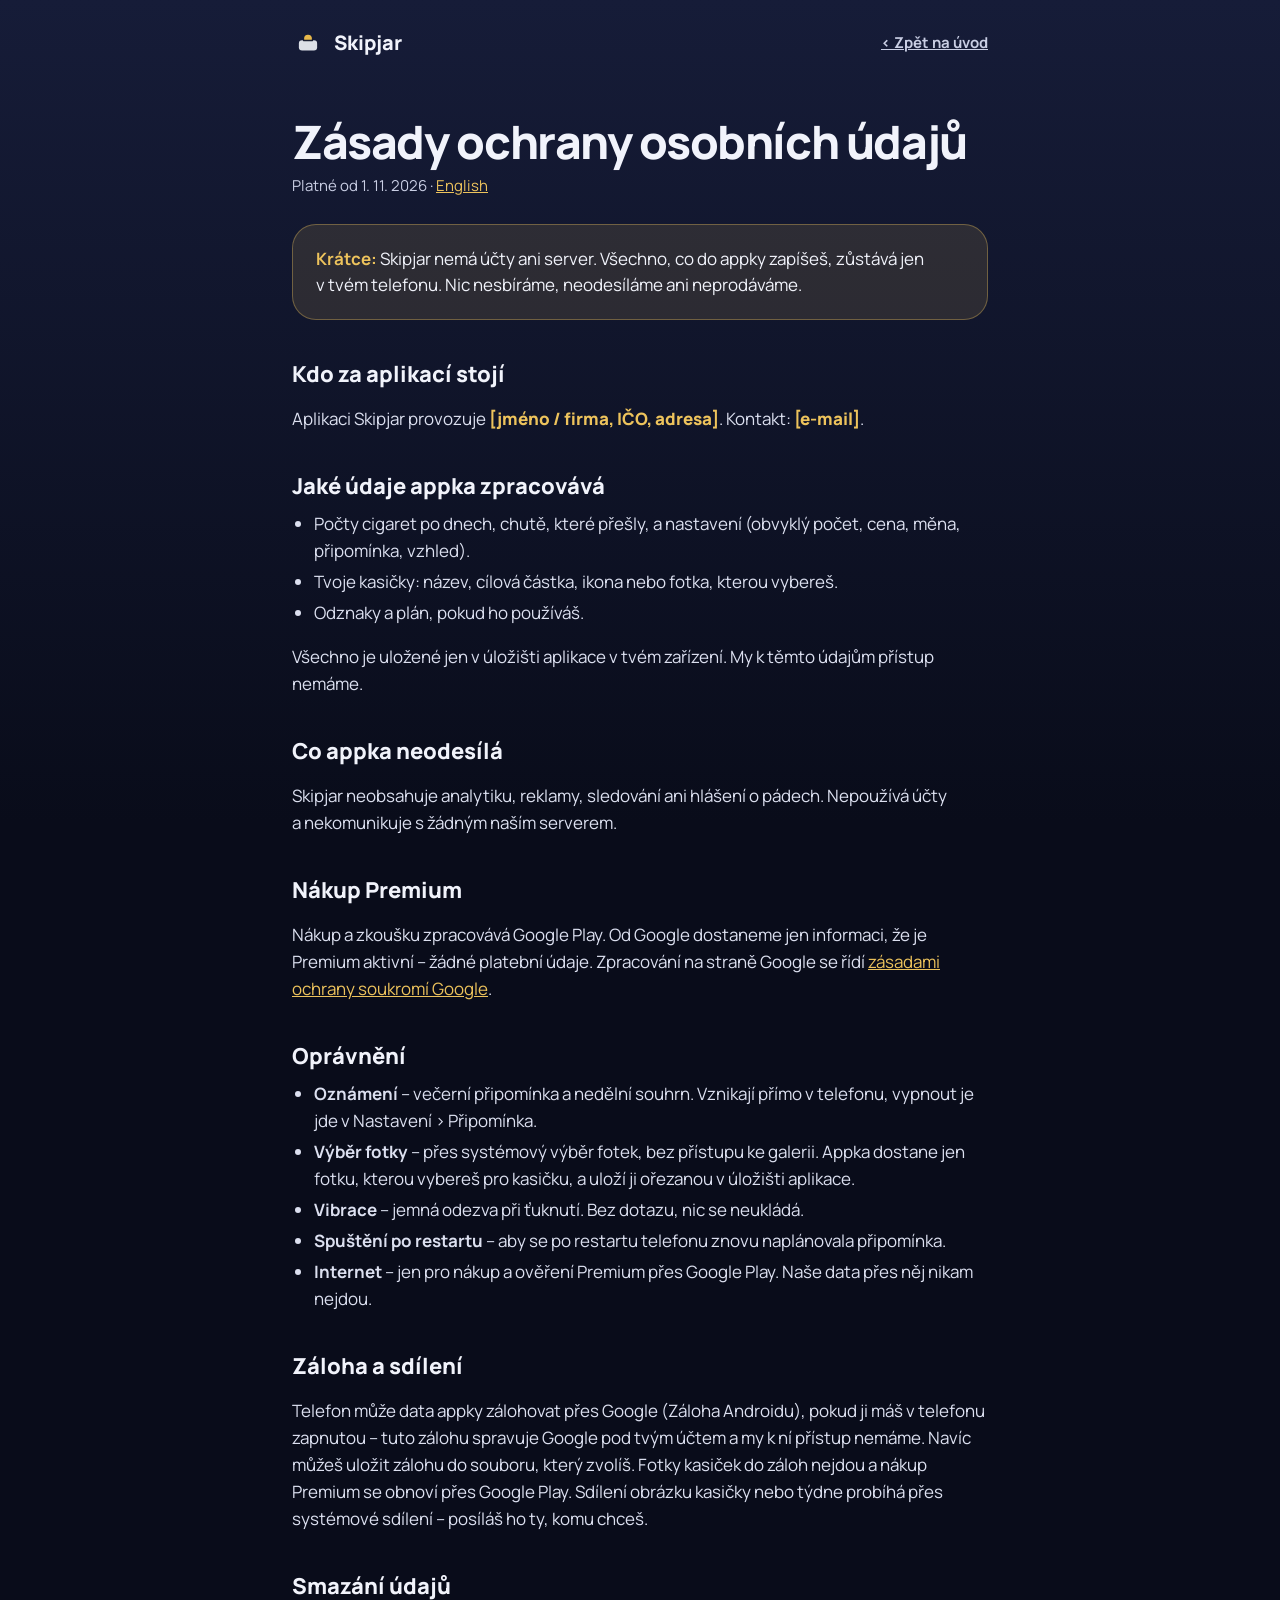
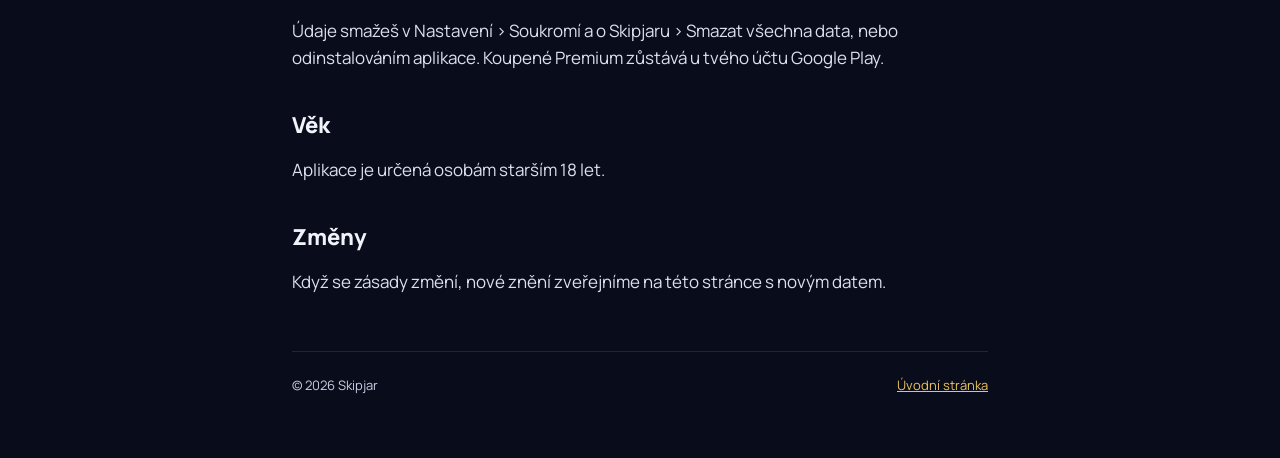
<file: zasady/index.html>
<!doctype html>
<html lang="cs">
<head>
<meta charset="utf-8">
<meta name="viewport" content="width=device-width, initial-scale=1">
<title>Zásady ochrany osobních údajů – Skipjar</title>
<meta name="description" content="Skipjar nemá účty ani server. Všechno, co do aplikace zapíšeš, zůstává jen v&#160;tvém telefonu.">
<link rel="alternate" hreflang="cs" href="./">
<link rel="alternate" hreflang="en" href="../en/privacy/">
<link rel="icon" href="../assets/favicon.svg" type="image/svg+xml">
<link rel="icon" href="../assets/favicon-32.png" sizes="32x32" type="image/png">
<link rel="apple-touch-icon" href="../assets/apple-touch-icon.png">
<meta name="theme-color" content="#090C1A">
<link rel="preload" href="../assets/fonts/manrope.woff2" as="font" type="font/woff2" crossorigin>
<link rel="stylesheet" href="../assets/site.css">
</head>
<body>
<div class="z"><div class="zw">
<header class="nav"><a class="brand" href="../"><svg width="32" height="32" viewBox="0 0 108 108" aria-hidden="true"><g transform="translate(54 54) scale(1.1) translate(-54 -54)"><circle cx="54" cy="44" r="12" fill="#E8B84A"/><rect x="26" y="49" width="56" height="31" rx="10" fill="#DCE0E7"/><rect x="38" y="47" width="32" height="5" rx="2.5" fill="#1B2033"/></g></svg>Skipjar</a><a class="back" href="../">‹ Zpět na úvod</a></header>
<main>
<h1>Zásady ochrany osobních údajů</h1>
<span class="date">Platné od 1.&#160;11.&#160;2026 · <a href="../en/privacy/" hreflang="en" lang="en">English</a></span>
<div class="sum"><b>Krátce:</b> Skipjar nemá účty ani server. Všechno, co do appky zapíšeš, zůstává jen v&#160;tvém telefonu. Nic nesbíráme, neodesíláme ani neprodáváme.</div>

<h2>Kdo za aplikací stojí</h2>
<p>Aplikaci Skipjar provozuje <span class="fill">[jméno / firma, IČO, adresa]</span>. Kontakt: <span class="fill">[e-mail]</span>.</p>

<h2>Jaké údaje appka zpracovává</h2>
<ul>
<li>Počty cigaret po dnech, chutě, které přešly, a&#160;nastavení (obvyklý počet, cena, měna, připomínka, vzhled).</li>
<li>Tvoje kasičky: název, cílová částka, ikona nebo fotka, kterou vybereš.</li>
<li>Odznaky a&#160;plán, pokud ho používáš.</li>
</ul>
<p>Všechno je uložené jen v&#160;úložišti aplikace v&#160;tvém zařízení. My k&#160;těmto údajům přístup nemáme.</p>

<h2>Co appka neodesílá</h2>
<p>Skipjar neobsahuje analytiku, reklamy, sledování ani hlášení o&#160;pádech. Nepoužívá účty a&#160;nekomunikuje s&#160;žádným naším serverem.</p>

<h2>Nákup Premium</h2>
<p>Nákup a&#160;zkoušku zpracovává Google Play. Od Google dostaneme jen informaci, že je Premium aktivní – žádné platební údaje. Zpracování na straně Google se řídí <a href="https://policies.google.com/privacy">zásadami ochrany soukromí Google</a>.</p>

<h2>Oprávnění</h2>
<ul>
<li><b>Oznámení</b> – večerní připomínka a&#160;nedělní souhrn. Vznikají přímo v&#160;telefonu, vypnout je jde v&#160;Nastavení › Připomínka.</li>
<li><b>Výběr fotky</b> – přes systémový výběr fotek, bez přístupu ke galerii. Appka dostane jen fotku, kterou vybereš pro kasičku, a&#160;uloží ji ořezanou v&#160;úložišti aplikace.</li>
<li><b>Vibrace</b> – jemná odezva při ťuknutí. Bez dotazu, nic se neukládá.</li>
<li><b>Spuštění po restartu</b> – aby se po restartu telefonu znovu naplánovala připomínka.</li>
<li><b>Internet</b> – jen pro nákup a&#160;ověření Premium přes Google Play. Naše data přes něj nikam nejdou.</li>
</ul>

<h2>Záloha a&#160;sdílení</h2>
<p>Telefon může data appky zálohovat přes Google (Záloha Androidu), pokud ji máš v&#160;telefonu zapnutou – tuto zálohu spravuje Google pod tvým účtem a&#160;my k&#160;ní přístup nemáme. Navíc můžeš uložit zálohu do souboru, který zvolíš. Fotky kasiček do záloh nejdou a&#160;nákup Premium se obnoví přes Google Play. Sdílení obrázku kasičky nebo týdne probíhá přes systémové sdílení – posíláš ho ty, komu chceš.</p>

<h2>Smazání údajů</h2>
<p>Údaje smažeš v&#160;Nastavení › Soukromí a&#160;o&#160;Skipjaru › Smazat všechna data, nebo odinstalováním aplikace. Koupené Premium zůstává u&#160;tvého účtu Google Play.</p>

<h2>Věk</h2>
<p>Aplikace je určená osobám starším 18&#160;let.</p>

<h2>Změny</h2>
<p>Když se zásady změní, nové znění zveřejníme na této stránce s&#160;novým datem.</p>
</main>
<footer class="foot"><span>© 2026 Skipjar</span><a href="../">Úvodní stránka</a></footer>
</div></div>
</body>
</html>
</file>
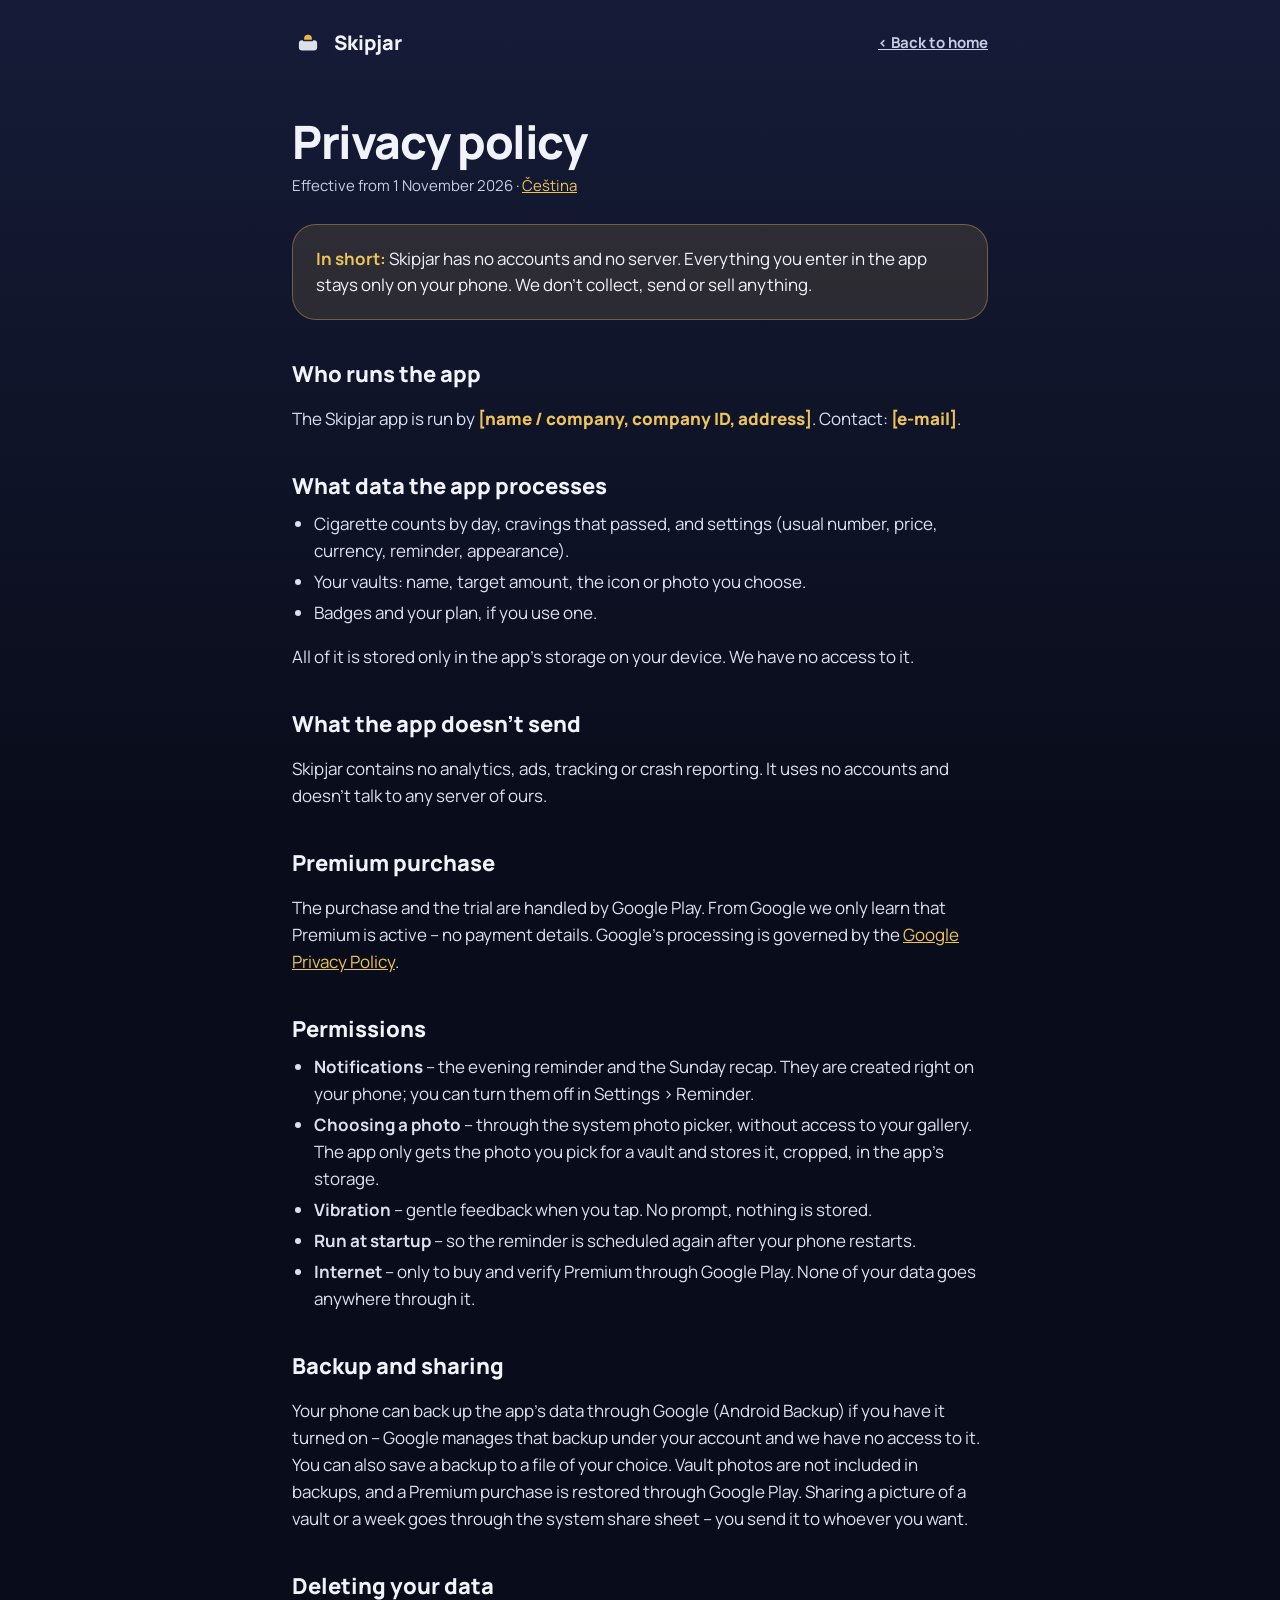
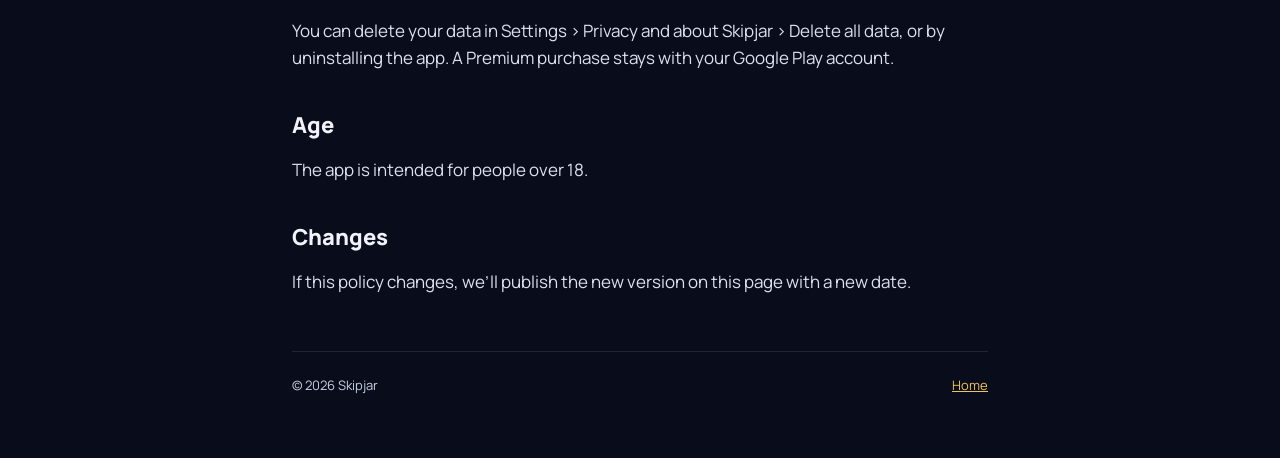
<file: en/privacy/index.html>
<!doctype html>
<html lang="en">
<head>
<meta charset="utf-8">
<meta name="viewport" content="width=device-width, initial-scale=1">
<title>Privacy policy – Skipjar</title>
<meta name="description" content="Skipjar has no accounts and no server. Everything you enter in the app stays on your phone.">
<link rel="alternate" hreflang="cs" href="../../zasady/">
<link rel="alternate" hreflang="en" href="./">
<link rel="icon" href="../../assets/favicon.svg" type="image/svg+xml">
<link rel="icon" href="../../assets/favicon-32.png" sizes="32x32" type="image/png">
<link rel="apple-touch-icon" href="../../assets/apple-touch-icon.png">
<meta name="theme-color" content="#090C1A">
<link rel="preload" href="../../assets/fonts/manrope.woff2" as="font" type="font/woff2" crossorigin>
<link rel="stylesheet" href="../../assets/site.css">
</head>
<body>
<div class="z"><div class="zw">
<header class="nav"><a class="brand" href="../"><svg width="32" height="32" viewBox="0 0 108 108" aria-hidden="true"><g transform="translate(54 54) scale(1.1) translate(-54 -54)"><circle cx="54" cy="44" r="12" fill="#E8B84A"/><rect x="26" y="49" width="56" height="31" rx="10" fill="#DCE0E7"/><rect x="38" y="47" width="32" height="5" rx="2.5" fill="#1B2033"/></g></svg>Skipjar</a><a class="back" href="../">‹ Back to home</a></header>
<main>
<h1>Privacy policy</h1>
<span class="date">Effective from 1 November 2026 · <a href="../../zasady/" hreflang="cs" lang="cs">Čeština</a></span>
<div class="sum"><b>In short:</b> Skipjar has no accounts and no server. Everything you enter in the app stays only on your phone. We don’t collect, send or sell anything.</div>

<h2>Who runs the app</h2>
<p>The Skipjar app is run by <span class="fill">[name / company, company ID, address]</span>. Contact: <span class="fill">[e-mail]</span>.</p>

<h2>What data the app processes</h2>
<ul>
<li>Cigarette counts by day, cravings that passed, and settings (usual number, price, currency, reminder, appearance).</li>
<li>Your vaults: name, target amount, the icon or photo you choose.</li>
<li>Badges and your plan, if you use one.</li>
</ul>
<p>All of it is stored only in the app’s storage on your device. We have no access to it.</p>

<h2>What the app doesn’t send</h2>
<p>Skipjar contains no analytics, ads, tracking or crash reporting. It uses no accounts and doesn’t talk to any server of ours.</p>

<h2>Premium purchase</h2>
<p>The purchase and the trial are handled by Google Play. From Google we only learn that Premium is active – no payment details. Google’s processing is governed by the <a href="https://policies.google.com/privacy">Google Privacy Policy</a>.</p>

<h2>Permissions</h2>
<ul>
<li><b>Notifications</b> – the evening reminder and the Sunday recap. They are created right on your phone; you can turn them off in Settings › Reminder.</li>
<li><b>Choosing a photo</b> – through the system photo picker, without access to your gallery. The app only gets the photo you pick for a vault and stores it, cropped, in the app’s storage.</li>
<li><b>Vibration</b> – gentle feedback when you tap. No prompt, nothing is stored.</li>
<li><b>Run at startup</b> – so the reminder is scheduled again after your phone restarts.</li>
<li><b>Internet</b> – only to buy and verify Premium through Google Play. None of your data goes anywhere through it.</li>
</ul>

<h2>Backup and sharing</h2>
<p>Your phone can back up the app’s data through Google (Android Backup) if you have it turned on – Google manages that backup under your account and we have no access to it. You can also save a backup to a file of your choice. Vault photos are not included in backups, and a Premium purchase is restored through Google Play. Sharing a picture of a vault or a week goes through the system share sheet – you send it to whoever you want.</p>

<h2>Deleting your data</h2>
<p>You can delete your data in Settings › Privacy and about Skipjar › Delete all data, or by uninstalling the app. A Premium purchase stays with your Google Play account.</p>

<h2>Age</h2>
<p>The app is intended for people over 18.</p>

<h2>Changes</h2>
<p>If this policy changes, we’ll publish the new version on this page with a new date.</p>
</main>
<footer class="foot"><span>© 2026 Skipjar</span><a href="../">Home</a></footer>
</div></div>
</body>
</html>
</file>
<file: assets/site.css>
/* Web Skipjar – společné styly a zásady (předloha K-W-Zasady 1:1); úvod v2 je v home.css (K-W-Web2).
   Pravidla .z.m z předlohy platí pod 700 px (media query). Bez frameworku, bez externích zdrojů. */

@font-face {
  font-family: Manrope;
  src: url("fonts/manrope.woff2") format("woff2");
  font-weight: 200 800;
  font-style: normal;
  font-display: swap;
}

html { background: #090C1A; }
body { margin: 0; }

/* Viditelný focus pro klávesnici */
a:focus-visible { outline: 3px solid #EDC35C; outline-offset: 3px; border-radius: 8px; }

.skip { position: absolute; left: -9999px; top: 8px; background: #FFFFFF; color: #090C1A; padding: 8px 14px; border-radius: 999px; font-weight: 800; z-index: 10; }
.skip:focus { left: 16px; }

/* ---------- Společné (úvod i zásady) ---------- */
.brand{display:flex;align-items:center;gap:10px;font-size:20px;font-weight:800;text-decoration:none;color:inherit}
button:focus-visible{outline:3px solid #EDC35C;outline-offset:3px}

/* ---------- Zásady (K-W-Zasady) ---------- */
.z{font-family:Manrope,system-ui,sans-serif;color:#F1F3FB;background:linear-gradient(180deg,#161C38,#090C1A 40%);box-sizing:border-box;padding:0 0 64px;min-height:100vh}
.z *{box-sizing:border-box}
.zw{max-width:760px;margin:0 auto;padding:0 32px}
.z .nav{display:flex;align-items:center;justify-content:space-between;height:84px}
.z .brand{color:#F1F3FB}
.z .back{font-size:15px;font-weight:700;color:#C9CEE4}
.z h1{margin:32px 0 6px;font-size:46px;line-height:52px;font-weight:800;letter-spacing:-0.03em}
.z .date{font-size:15px;color:#C9CEE4}
.z .sum{margin:28px 0 8px;border-radius:24px;padding:22px 24px;background:rgba(237,195,92,.12);box-shadow:inset 0 0 0 1px rgba(237,195,92,.35);font-size:17px;line-height:26px}
.z .sum b{color:#EDC35C}
.z h2{margin:40px 0 10px;font-size:22px;line-height:28px;font-weight:800}
.z p,.z li{font-size:17px;line-height:27px;color:#DCE0F0}
.z ul{padding-left:22px;margin:8px 0}
.z li{margin:4px 0}
.z a{color:#EDC35C}
.z .fill{color:#EDC35C;font-weight:800}
.z .foot{margin-top:56px;padding-top:24px;border-top:1px solid rgba(255,255,255,.1);font-size:13px;color:#C9CEE4;display:flex;justify-content:space-between;flex-wrap:wrap;gap:12px}

@media (max-width: 699px) {
  .z .zw{padding:0 16px}
  .z .nav{height:64px}
  .z h1{font-size:34px;line-height:40px;margin-top:16px}
}

@media (prefers-reduced-motion: reduce) {
  *{scroll-behavior:auto !important;transition:none !important;animation:none !important}
}
html{scroll-behavior:smooth}
</file>
<file: assets/home.css>
/* Úvodní stránka v2 – převod předlohy K-W-Web2 1:1 (design/skipjar-v1/web/README-W.md §v2 v repu appky).
   Pravidla .sj.m z předlohy platí pod 700 px (media query). Odchylky jen kvůli šířce mobilu a přístupnosti (README.md). */

.sj{font-family:Manrope,system-ui,sans-serif;font-feature-settings:'tnum';color:#F1F3FB;background:#090C1A;box-sizing:border-box;overflow:hidden;position:relative;--glow:98,110,214}
.sj *{box-sizing:border-box}
.sj a{color:inherit;text-decoration:none}
.sj button{font-family:inherit}
.wrap{max-width:1200px;margin:0 auto;padding:0 48px;position:relative}
.glowbg{position:absolute;inset:0 0 auto 0;height:1100px;pointer-events:none;transition:background 600ms ease;background:radial-gradient(1100px 700px at 72% -8%,rgba(var(--glow),.32),transparent 70%),radial-gradient(700px 500px at 8% 28%,rgba(232,184,74,.10),transparent 70%),linear-gradient(180deg,#161C38,rgba(9,12,26,0))}
.sj .nav{display:flex;align-items:center;justify-content:space-between;height:84px;position:relative;z-index:3}
.navlinks{display:flex;align-items:center;gap:28px;font-size:15px;font-weight:700;color:#C9CEE4}
.lang{min-height:36px;padding:0 12px;border-radius:999px;display:inline-flex;align-items:center;box-shadow:inset 0 0 0 1.5px #7079AA;color:#F1F3FB}
.navcta{min-height:40px;padding:0 16px;border-radius:999px;display:inline-flex;align-items:center;background:#FFFFFF;color:#090C1A!important;font-weight:800}
/* hero */
.hero{display:grid;grid-template-columns:1fr 1fr;gap:24px;align-items:center;padding:24px 0 72px;position:relative;z-index:2}
.eyebrow{display:inline-flex;align-items:center;gap:8px;min-height:32px;padding:0 14px;border-radius:999px;font-size:13px;font-weight:800;background:rgba(237,195,92,.14);color:#EDC35C}
h1.h{margin:22px 0 0;font-size:72px;line-height:74px;font-weight:800;letter-spacing:-0.04em}
h1.h em{font-style:normal;background:linear-gradient(100deg,#FBE3A0,#EDC35C 40%,#C9962C);-webkit-background-clip:text;background-clip:text;color:transparent}
.lead{margin:22px 0 0;font-size:20px;line-height:30px;color:#C9CEE4;max-width:520px}
.ctas{display:flex;gap:12px;margin-top:34px;flex-wrap:wrap;align-items:center}
.btn{min-height:56px;padding:0 26px;border-radius:999px;display:inline-flex;align-items:center;gap:10px;font-size:17px;font-weight:800}
.btn.ghost{box-shadow:inset 0 0 0 1.5px #7079AA}
/* Oficiální odznak Google Play místo vlastního tlačítka (README-W), výška 56 jako tlačítka předlohy. */
.play{display:inline-flex;border-radius:12px}
.play img{display:block;height:56px;width:auto}
.trust{display:flex;gap:18px;flex-wrap:wrap;margin-top:22px;font-size:13px;font-weight:700;color:#C9CEE4}
.trust span{display:inline-flex;align-items:center;gap:6px}
.trust span:before{content:'';width:6px;height:6px;border-radius:50%;background:#EDC35C}
.stage{position:relative;height:680px}
/* .vin = plátno s pevnými souřadnicemi z předlohy; na mobilu se zmenší, aby stránka nerolovala do strany. */
.vin{position:absolute;left:0;top:0;width:100%;height:100%}
.ph{position:absolute;overflow:hidden;background:#050713;box-shadow:0 50px 90px -30px rgba(0,0,0,.95),0 0 0 9px #05060F,0 0 0 10px rgba(255,255,255,.14)}
.ph img{display:block;width:100%;height:100%;object-fit:cover}
.ph.xl{width:300px;height:650px;border-radius:44px}
.ph.l{width:260px;height:563px;border-radius:38px}
.ph.m{width:230px;height:498px;border-radius:34px}
.float{position:absolute;z-index:4;border-radius:20px;padding:12px 16px;display:flex;align-items:center;gap:10px;background:rgba(28,35,66,.86);-webkit-backdrop-filter:blur(14px);backdrop-filter:blur(14px);box-shadow:inset 0 0 0 1px rgba(255,255,255,.14),0 24px 40px -18px rgba(0,0,0,.8);font-size:15px;font-weight:800}
.float small{display:block;font-size:13px;font-weight:700;color:#C9CEE4}
.float .amt{color:#EDC35C;margin-left:8px}
@keyframes bob{0%,100%{transform:translateY(0)}50%{transform:translateY(-8px)}}
.bob{animation:bob 6s ease-in-out infinite}.bob2{animation:bob 7s ease-in-out 1.2s infinite}
@keyframes holo{0%{background-position:0% 50%}100%{background-position:100% 50%}}
@keyframes shine{0%{transform:translateX(-140%) skewX(-18deg)}60%,100%{transform:translateX(340%) skewX(-18deg)}}
.metal{position:relative;aspect-ratio:1.586;border-radius:22px;overflow:hidden}
.metal .tex{position:absolute;inset:0}
.metal .sh{position:absolute;top:0;bottom:0;left:0;width:38%;background:linear-gradient(90deg,rgba(255,255,255,0),rgba(255,255,255,.28),rgba(255,255,255,0));animation:shine 4.5s cubic-bezier(.4,0,.2,1) infinite}
.metal.holo{background-size:220% 100%!important;animation:holo 6s ease-in-out infinite alternate}
.hcard{position:absolute;z-index:3;left:300px;top:70px;width:270px}
.hcard .metal{transform:rotate(8deg)}
.mk{position:absolute;font-weight:800}
/* sections */
.sec{padding:110px 0;position:relative}
.kicker{font-size:15px;font-weight:800;color:#EDC35C}
h2.t{margin:10px 0 0;font-size:48px;line-height:54px;font-weight:800;letter-spacing:-0.03em;max-width:760px}
.sub{margin:16px 0 0;font-size:18px;line-height:28px;color:#C9CEE4;max-width:620px}
.center{text-align:center}.center h2.t,.center .sub{margin-left:auto;margin-right:auto}
.steps{display:grid;grid-template-columns:repeat(3,minmax(0,1fr));gap:28px;margin-top:56px}
.step{display:flex;flex-direction:column;align-items:center;gap:22px;text-align:center}
.step .phw{position:relative;width:230px;height:498px}
.step .ph{left:0;top:0}
.step h3{margin:0;font-size:22px;font-weight:800}
.step p{margin:6px 0 0;font-size:15px;line-height:23px;color:#C9CEE4;max-width:300px}
.num{display:inline-flex;width:32px;height:32px;border-radius:50%;align-items:center;justify-content:center;background:#EDC35C;color:#1B1405;font-weight:800;font-size:15px;margin-right:8px;vertical-align:middle}
.row{display:grid;grid-template-columns:1fr 1fr;gap:64px;align-items:center}
.row.rev .txt{order:2}
.row .vis{position:relative;height:600px}
.ph.tilt{transform:rotate(5deg)}
.bul{list-style:none;padding:0;margin:26px 0 0;display:flex;flex-direction:column;gap:12px}
.bul li{display:flex;gap:12px;font-size:17px;line-height:25px}
.bul li:before{content:'';flex:none;width:22px;height:22px;margin-top:2px;border-radius:50%;background:rgba(237,195,92,.16) url("data:image/svg+xml,%3Csvg xmlns='http://www.w3.org/2000/svg' viewBox='0 0 24 24' fill='none' stroke='%23EDC35C' stroke-width='3.2' stroke-linecap='round' stroke-linejoin='round'%3E%3Cpath d='M6 12l4 4 8-9'/%3E%3C/svg%3E") center/13px no-repeat}
.panel{border-radius:32px;background:linear-gradient(180deg,rgba(255,255,255,.08),rgba(255,255,255,.03));box-shadow:inset 0 0 0 1px rgba(255,255,255,.1)}
/* card gallery */
.gal{display:grid;grid-template-columns:1.1fr .9fr;gap:56px;align-items:center;margin-top:48px}
.bigcard{max-width:520px;width:100%;margin:0 auto;box-shadow:0 50px 80px -30px rgba(0,0,0,.95);transform:rotate(-4deg);transition:transform 400ms}
.bigcard .brandrow{position:absolute;left:26px;top:24px;display:flex;align-items:center;gap:10px}
.chips{display:grid;grid-template-columns:repeat(3,minmax(0,1fr));gap:12px}
.chip{border:0;cursor:pointer;border-radius:18px;padding:10px;display:flex;flex-direction:column;gap:8px;align-items:stretch;background:rgba(255,255,255,.05);color:#F1F3FB;text-align:left;box-shadow:inset 0 0 0 1px rgba(255,255,255,.1)}
.chip[aria-checked="true"]{box-shadow:inset 0 0 0 2px #F1F3FB;background:rgba(255,255,255,.1)}
.chip .sw{aspect-ratio:1.586;border-radius:10px}
.chip b{font-size:13px;font-weight:800;display:flex;justify-content:space-between;align-items:center;gap:4px}
.chip i{font-style:normal;font-size:11px;font-weight:800;color:#C9CEE4}
/* themes */
.themes{display:grid;grid-template-columns:repeat(9,minmax(0,1fr));gap:14px;margin-top:48px}
.tm{border:0;cursor:pointer;padding:0;background:none;color:#F1F3FB;display:flex;flex-direction:column;gap:10px;align-items:center}
.tm .mini{width:100%;aspect-ratio:9/19;border-radius:22px;padding:12px 9px;display:flex;flex-direction:column;gap:7px;overflow:hidden;box-shadow:0 20px 40px -18px rgba(0,0,0,.9),inset 0 0 0 1px rgba(255,255,255,.1);transition:transform 250ms}
.tm[aria-checked="true"] .mini{transform:translateY(-10px);box-shadow:0 26px 46px -18px rgba(0,0,0,.95),0 0 0 2px #F1F3FB}
.tm b{font-size:13px;font-weight:800}
.tm i{font-style:normal;font-size:11px;font-weight:800;color:#C9CEE4;margin-top:-6px}
.mini .t2{font-size:9px;font-weight:800}
.mini .big{font-size:17px;font-weight:800;letter-spacing:-0.02em}
.mini .ba,.mini .bb{min-height:20px;border-radius:999px;display:flex;align-items:center;justify-content:center;font-size:8px;font-weight:800}
.mini .c1{height:44px;border-radius:10px}
.mini .c2{height:60px;border-radius:10px;opacity:.8}
/* compare */
.cmp{margin-top:48px;display:grid;grid-template-columns:1fr 1fr;gap:20px;max-width:900px;margin-left:auto;margin-right:auto;text-align:left}
.cmp .col{border-radius:28px;padding:30px;display:flex;flex-direction:column;gap:14px}
.cmp h3{margin:0;font-size:22px;font-weight:800}
.cmp .price{font-size:15px;font-weight:800;color:#C9CEE4}
.cmp ul{list-style:none;margin:6px 0 0;padding:0;display:flex;flex-direction:column;gap:10px}
.cmp li{font-size:15px;line-height:22px;display:flex;gap:10px}
.cmp li:before{content:'✓';color:#EDC35C;font-weight:800}
.cmp .prem{background:linear-gradient(160deg,rgba(237,195,92,.18),rgba(237,195,92,.04) 60%);box-shadow:inset 0 0 0 1.5px rgba(237,195,92,.55)}
.final{padding:120px 0;text-align:center;position:relative}
.final h2.t,.final .sub{margin-left:auto;margin-right:auto}
.final .ctas{justify-content:center}
.final b{color:#EDC35C}
.sj .foot{border-top:1px solid rgba(255,255,255,.08);padding:28px 0 40px;display:flex;justify-content:space-between;gap:16px;flex-wrap:wrap;font-size:13px;color:#C9CEE4}
.sj .foot nav{display:flex;gap:20px;flex-wrap:wrap}
/* Přístupnost: viditelný focus i u přepínačů */
.chip:focus-visible,.tm:focus-visible{outline:3px solid #EDC35C;outline-offset:3px}
.tm:focus-visible{border-radius:22px}
@media (prefers-reduced-motion: reduce){.bob,.bob2,.metal .sh,.metal.holo{animation:none!important}.tm .mini,.bigcard,.glowbg{transition:none!important}}
/* mobil (předloha .sj.m) */
@media (max-width: 699px){
  .sj .wrap{padding:0 16px}
  .sj .nav{height:64px}.sj .navlinks .hide{display:none}.sj .navlinks{gap:10px}
  .sj .hero{grid-template-columns:1fr;padding:8px 0 40px}
  .sj h1.h{font-size:44px;line-height:48px}
  .sj .lead{font-size:17px;line-height:26px}
  .sj .ctas .btn,.sj .ctas .play{width:100%;justify-content:center}
  .sj .stage{height:560px}
  .sj .stage .vin{width:580px;left:50%;transform:translateX(-50%) scale(.8);transform-origin:50% 0}
  .sj .sec{padding:64px 0}
  .sj h2.t{font-size:32px;line-height:38px}
  .sj .steps{grid-template-columns:1fr;gap:48px;margin-top:36px}
  .sj .row{grid-template-columns:1fr;gap:24px}.sj .row.rev .txt{order:0}
  .sj .row .vis{height:540px}
  .sj .row .vis .vin{width:520px;left:50%;transform:translateX(-50%) scale(.82);transform-origin:50% 0}
  .sj .gal{grid-template-columns:1fr;gap:32px}
  .sj .themes{grid-template-columns:repeat(3,minmax(0,1fr))}
  .sj .cmp{grid-template-columns:1fr}
  .sj .final{padding:64px 0}
}
@media (max-width: 400px){
  .sj .stage{height:430px}
  .sj .stage .vin{transform:translateX(-50%) scale(.6)}
  .sj .row .vis{height:420px}
  .sj .row .vis .vin{transform:translateX(-50%) scale(.66)}
}
</file>
